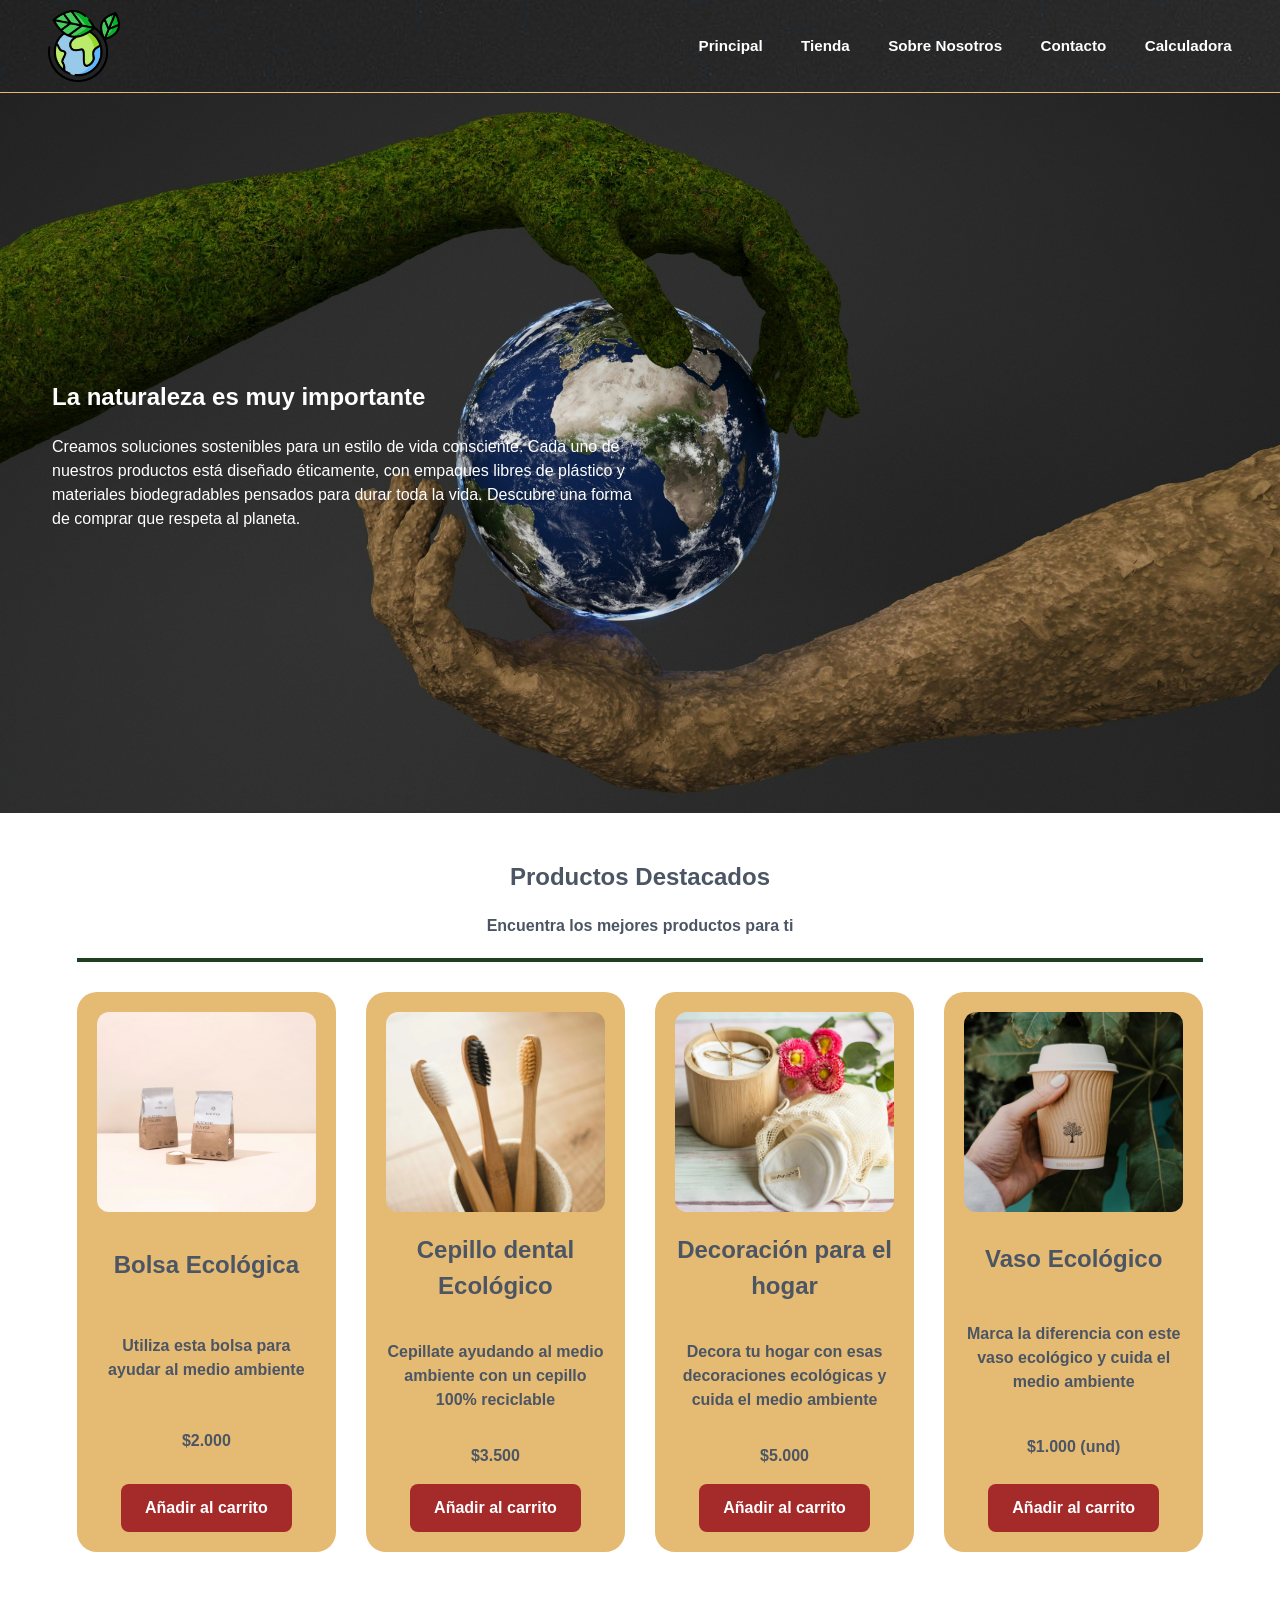
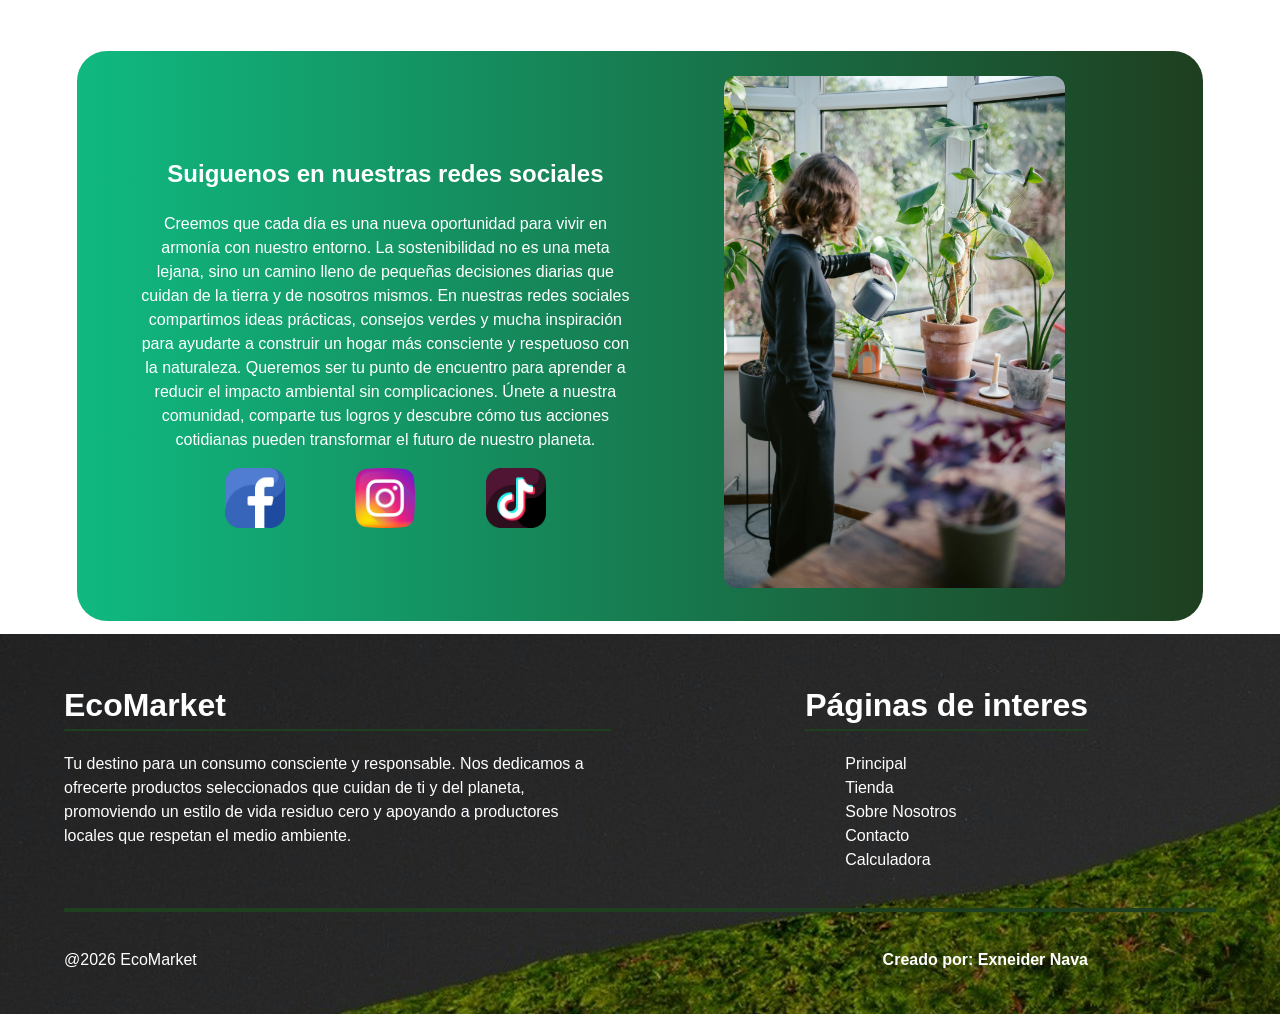
<file: index.html>
<!DOCTYPE html>
<html lang="es">

<head>
    <meta charset="UTF-8">
    <meta name="viewport" content="width=device-width, initial-scale=1.0">
    <title>EcoMarket</title>
    <link rel="icon" type="image/png" href="img/hero/el-planeta-tierra.png">
    <link rel="stylesheet" href="css/main.css">
    <link rel="stylesheet" href="css/layout.css">
    <link rel="stylesheet" href="css/components.css">
    <link rel="stylesheet" href="css/animations.css">
</head>

<body>
    <header>
        <div class="encabezado">
            <img class="icono-footer" src="img/hero/el-planeta-tierra.png" alt="icono-del-sitio">
            <nav>
                <ul>
                    <li><a href="#">Principal</a></li>
                    <li><a href="views/productos.html">Tienda</a></li>
                    <li><a href="views/sobre-nosotros.html">Sobre Nosotros</a></li>
                    <li><a href="views/contacto.html">Contacto</a></li>
                    <li><a href="views/calculadora.html">Calculadora</a></li>
                </ul>
            </nav>
        </div>
    </header>
    <main>
        <section class="hero">
            <div class="presentacion">
                <h1>La naturaleza es muy importante</h1>
                <p>Creamos soluciones sostenibles para un estilo de vida consciente. Cada uno de nuestros productos está
                    diseñado éticamente, con empaques libres de plástico y materiales biodegradables pensados para durar
                    toda la vida. Descubre una forma de comprar que respeta al planeta.</p>
            </div>
        </section>
        <section class="container-productos">
            <h1>Productos Destacados</h1>
            <p>Encuentra los mejores productos para ti</p>
            <hr>
            <div class="zona-productos">
                <div class="contenedor-productos">
                    <img src="img/products/bolsa.webp" alt="Imagen Producto">
                    <h2>Bolsa Ecológica</h2>
                    <p>Utiliza esta bolsa para ayudar al medio ambiente</p>
                    <p><strong>$2.000</strong></p>
                    <a href="views/carrito.html" class="boton-producto">Añadir al carrito</a>
                </div>
                <div class="contenedor-productos">
                    <img src="img/products/cepillo.webp" alt="Imagen Producto">
                    <h2>Cepillo dental Ecológico</h2>
                    <p>Cepillate ayudando al medio ambiente con un cepillo 100% reciclable</p>
                    <p><strong>$3.500</strong></p>
                    <a href="views/carrito.html" class="boton-producto">Añadir al carrito</a>
                </div>
                <div class="contenedor-productos">
                    <img src="img/products/vasito.webp" alt="Imagen Producto">
                    <h2>Decoración para el hogar</h2>
                    <p>Decora tu hogar con esas decoraciones ecológicas y cuida el medio ambiente</p>
                    <p><strong>$5.000</strong></p>
                    <a href="views/carrito.html" class="boton-producto">Añadir al carrito</a>
                </div>
                <div class="contenedor-productos">
                    <img src="img/products/vaso.webp" alt="Imagen Producto">
                    <h2>Vaso Ecológico</h2>
                    <p>Marca la diferencia con este vaso ecológico y cuida el medio ambiente</p>
                    <p><strong>$1.000 (und)</strong></p>
                    <a href="views/carrito.html" class="boton-producto">Añadir al carrito</a>
                </div>
            </div>
        </section>
        <section class="informacion-sitio">
            <div class="contenido-informativo">
                <div class="informacion">
                    <h1>Suiguenos en nuestras redes sociales</h1>
                    <p>Creemos que cada día es una nueva oportunidad para vivir en armonía con nuestro entorno. La
                        sostenibilidad no es una meta lejana, sino un camino lleno de pequeñas decisiones diarias que
                        cuidan de la tierra y de nosotros mismos. En nuestras redes sociales compartimos ideas
                        prácticas, consejos verdes y mucha inspiración para ayudarte a construir un hogar más consciente
                        y respetuoso con la naturaleza. Queremos ser tu punto de encuentro para aprender a reducir el
                        impacto ambiental sin complicaciones. Únete a nuestra comunidad, comparte tus logros y descubre
                        cómo tus acciones cotidianas pueden transformar el futuro de nuestro planeta.</p>
                    <div class="iconos">
                        <div class="facebook">
                            <a href="https://www.facebook.com/comunidadeco/?locale=es_LA" target="_blank">
                                <img src="img/icons/facebook.webp" alt="icono de facebook">
                            </a>
                        </div>
                        <div class="instagram">
                            <a href="https://www.instagram.com/ecologistas/?hl=es" target="_blank">
                                <img src="img/icons/instagram.webp" alt="icono de instagram">
                            </a>
                        </div>
                        <div class="tiktok">
                            <a href="https://www.tiktok.com/tag/ecol%C3%B3gico" target="_blank">
                                <img src="img/icons/tik-tok.webp" alt="icono de tiktok">
                            </a>
                        </div>
                    </div>
                </div>
                <div class="imagen">
                    <img src="img/background/regando-plantas.webp" alt="imagen lateral">
                </div>
            </div>
        </section>
    </main>
    <footer>
        <div class="footer-content">
            <div class="footer-contexto">
                <h1>EcoMarket</h1>
                <p>Tu destino para un consumo consciente y responsable. Nos dedicamos a ofrecerte productos
                    seleccionados que cuidan de ti y del planeta, promoviendo un estilo de vida residuo cero y apoyando
                    a productores locales que respetan el medio ambiente.
                </p>
            </div>
            <div class="footer-menu">
                <h1>Páginas de interes</h1>
                <ul>
                    <li><a href="#">Principal</a></li>
                    <li><a href="views/productos.html">Tienda</a></li>
                    <li><a href="views/sobre-nosotros.html">Sobre Nosotros</a></li>
                    <li><a href="views/contacto.html">Contacto</a></li>
                    <li><a href="views/calculadora.html">Calculadora</a></li>
                </ul>
            </div>
        </div>
        <hr>
        <div class="final">
            <p>@2026 EcoMarket</p>
            <p class="firma"><strong>Creado por: Exneider Nava</strong></p>
        </div>
    </footer>

</body>



</html>
</file>
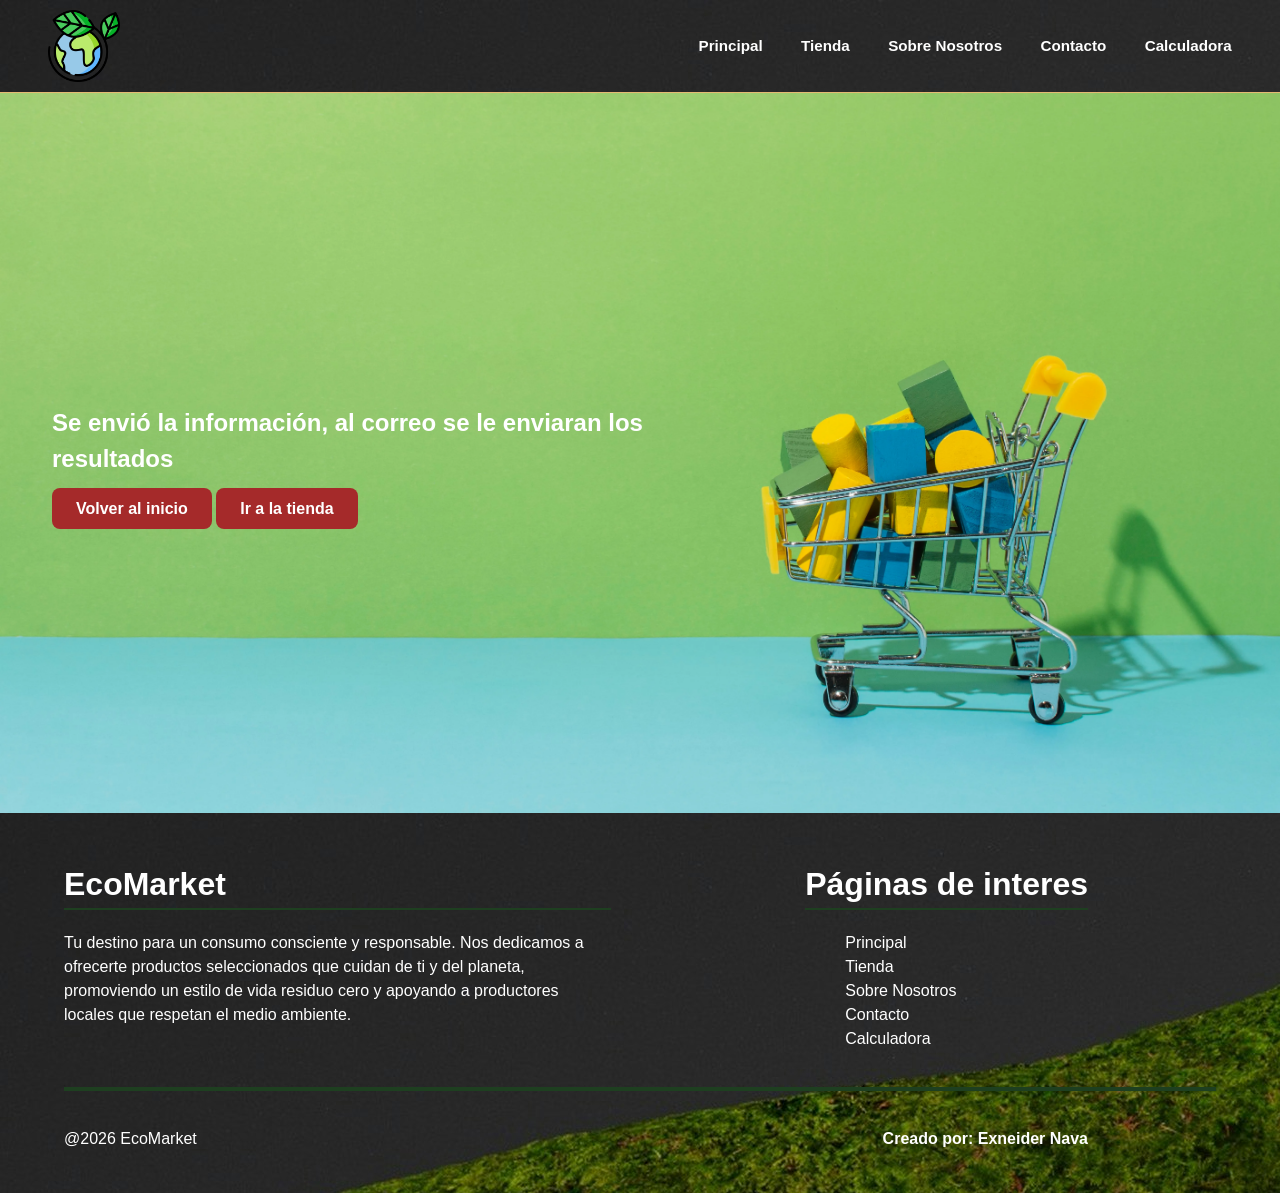
<file: views/calculadora-exito.html>
<!DOCTYPE html>
<html lang="es">

<head>
    <meta charset="UTF-8">
    <meta name="viewport" content="width=device-width, initial-scale=1.0">
    <title>EcoMarket</title>
    <link rel="icon" type="image/png" href="../img/hero/el-planeta-tierra.png">
    <link rel="stylesheet" href="../css/main.css">
    <link rel="stylesheet" href="../css/layout.css">
    <link rel="stylesheet" href="../css/components.css">
</head>

<body>
    <header>
        <div class="encabezado">
            <img class="icono-footer" src="../img/hero/el-planeta-tierra.png" alt="icono-del-sitio">
            <nav>
                <ul>
                    <li><a href="../index.html">Principal</a></li>
                    <li><a href="productos.html">Tienda</a></li>
                    <li><a href="sobre-nosotros.html">Sobre Nosotros</a></li>
                    <li><a href="#">Contacto</a></li>
                    <li><a href="calculadora.html">Calculadora</a></li>
                </ul>
            </nav>
        </div>
    </header>
    <main>
        <section class="hero-carrito">
            <div class="presentacion">
                <h1>Se envió la información, al correo se le enviaran los resultados</h1>
                <a class="boton-producto" href="../index.html">Volver al inicio</a>
                <a class="boton-producto" href="productos.html">Ir a la tienda</a>
            </div>
        </section>
    </main>
    <footer>
        <div class="footer-content">
            <div class="footer-contexto">
                <h1>EcoMarket</h1>
                <p>Tu destino para un consumo consciente y responsable. Nos dedicamos a ofrecerte productos
                    seleccionados que cuidan de ti y del planeta, promoviendo un estilo de vida residuo cero y apoyando
                    a productores locales que respetan el medio ambiente.
                </p>
            </div>
            <div class="footer-menu">
                <h1>Páginas de interes</h1>
                <ul>
                    <li><a href="../index.html">Principal</a></li>
                    <li><a href="productos.html">Tienda</a></li>
                    <li><a href="sobre-nosotros.html">Sobre Nosotros</a></li>
                    <li><a href="#">Contacto</a></li>
                    <li><a href="calculadora.html">Calculadora</a></li>
                </ul>
            </div>
        </div>
        <hr>
        <div class="final">
            <p>@2026 EcoMarket</p>
            <p class="firma"><strong>Creado por: Exneider Nava</strong></p>
        </div>
    </footer>

</body>



</html>
</file>
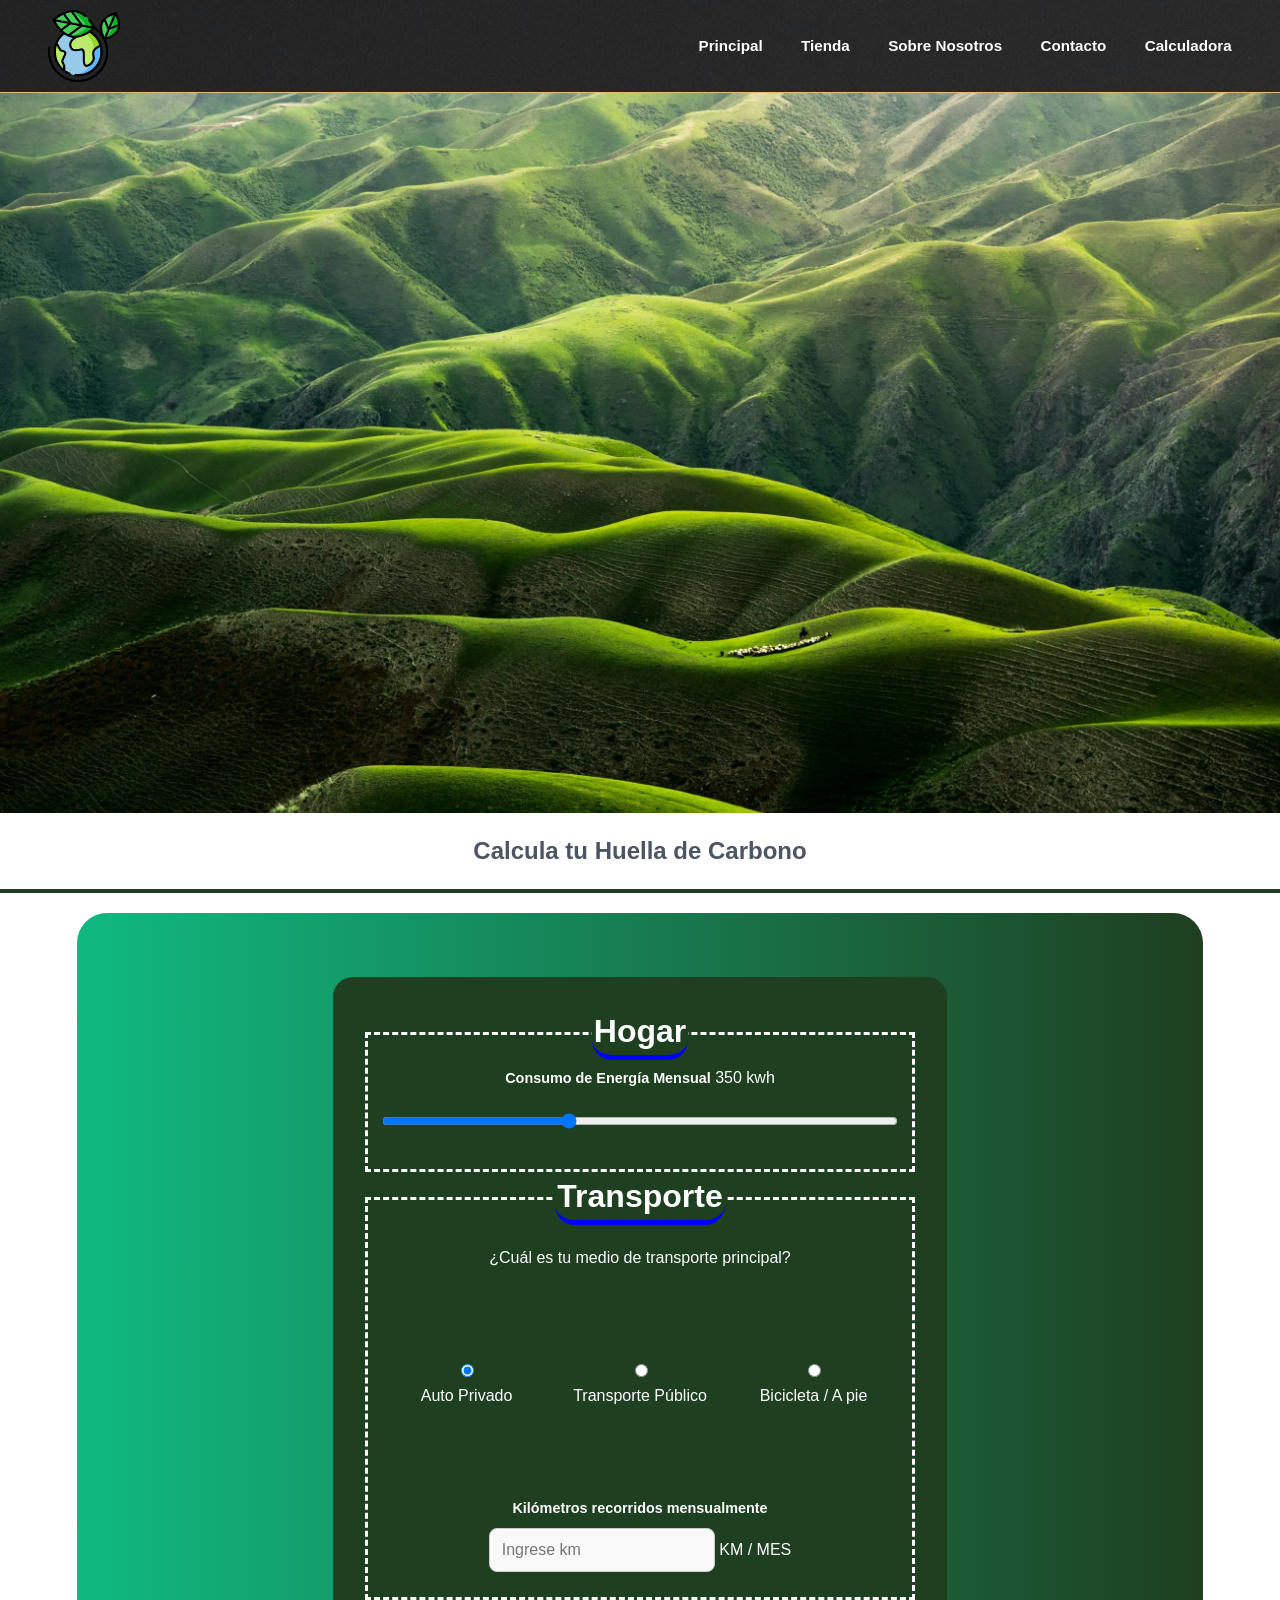
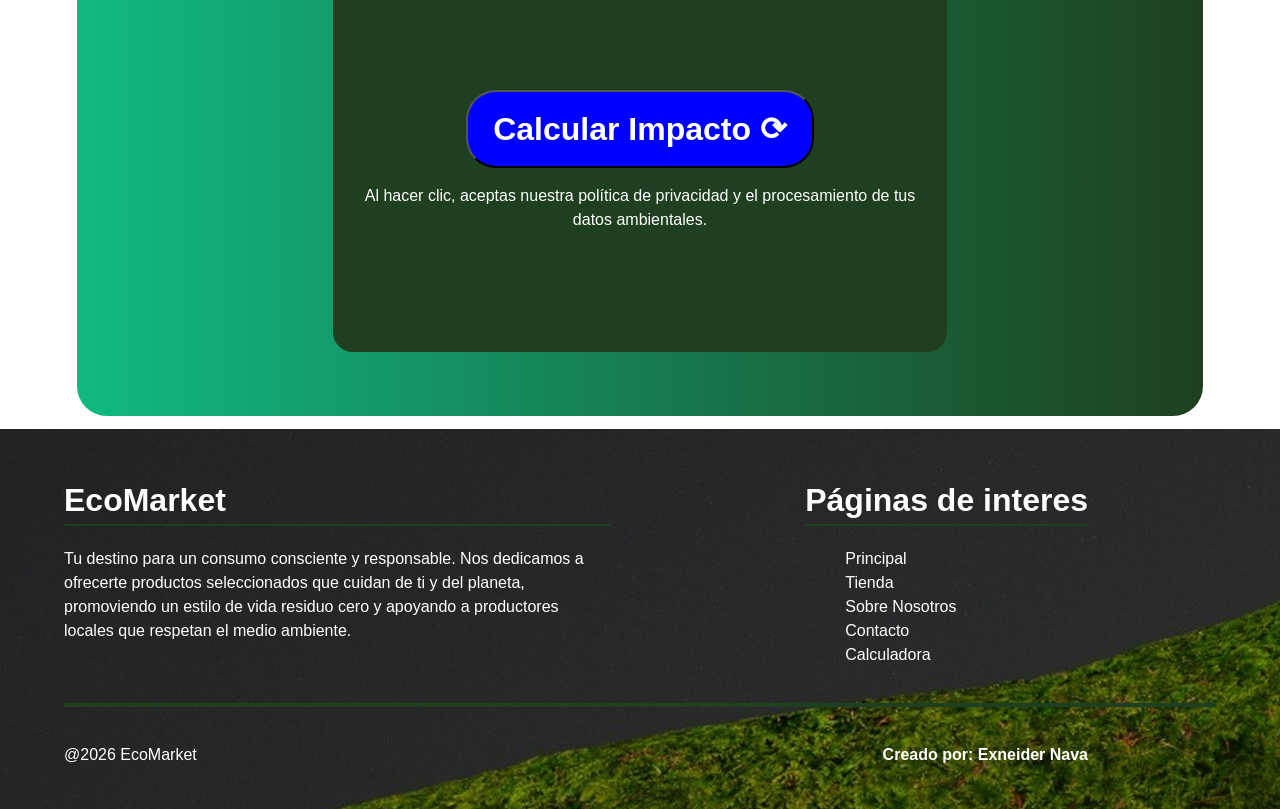
<file: views/calculadora.html>
<!DOCTYPE html>
<html lang="es">

<head>
    <meta charset="UTF-8">
    <meta name="viewport" content="width=device-width, initial-scale=1.0">
    <title>EcoMarket</title>
    <link rel="icon" type="image/png" href="../img/hero/el-planeta-tierra.png">
    <link rel="stylesheet" href="../css/main.css">
    <link rel="stylesheet" href="../css/layout.css">
    <link rel="stylesheet" href="../css/components.css">
    <link rel="stylesheet" href="../css/animations.css">
</head>

<body>
    <header>
        <div class="encabezado">
            <img class="icono-footer" src="../img/hero/el-planeta-tierra.png" alt="icono-del-sitio">
            <nav>
                <ul>
                    <li><a href="../index.html">Principal</a></li>
                    <li><a href="productos.html">Tienda</a></li>
                    <li><a href="sobre-nosotros.html">Sobre Nosotros</a></li>
                    <li><a href="contacto.html">Contacto</a></li>
                    <li><a href="#">Calculadora</a></li>
                </ul>
            </nav>
        </div>
    </header>
    <main>
        <section class="hero-calculadora">
            <div class="presentacion">
            </div>
        </section>
        <section class="informacion-sitio">
            <h1>Calcula tu Huella de Carbono</h1>
            <hr>
            <div class="contenido-calculadora">
                <section class="formulario-contacto">
                    <form action="calculadora-exito.html">
                        <fieldset class="seccion-formulario">
                            <legend>Hogar</legend>

                            <div class="grupo-campo">
                                <div class="encabezado-campo">
                                    <label for="consumo-energia">Consumo de Energía Mensual</label>
                                    <span class="valor-dinamico">
                                        <output for="consumo-energia" id="valor-energia">350</output> kwh
                                    </span>
                                </div>
                                <input type="range" id="consumo-energia" name="consumo_energia" min="0" max="1000"
                                    value="350" oninput="document.getElementById('valor-energia').value = this.value">
                            </div>
                        </fieldset>
                        <fieldset class="seccion-formulario">
                            <legend>Transporte</legend>

                            <p class="pregunta-seccion">¿Cuál es tu medio de transporte principal?</p>

                            <div class="opciones-transporte">
                                <label class="tarjeta-opcion">
                                    <input type="radio" name="medio_transporte" value="auto_privado" checked>
                                    <div class="contenido-opcion">
                                        <span>Auto Privado</span>
                                    </div>
                                </label>

                                <label class="tarjeta-opcion">
                                    <input type="radio" name="medio_transporte" value="transporte_publico">
                                    <div class="contenido-opcion">
                                        <span>Transporte Público</span>
                                    </div>
                                </label>

                                <label class="tarjeta-opcion">
                                    <input type="radio" name="medio_transporte" value="bicicleta_pie">
                                    <div class="contenido-opcion">
                                        <span>Bicicleta / A pie</span>
                                    </div>
                                </label>
                            </div>

                            <div class="grupo-campo">
                                <label>Kilómetros recorridos mensualmente</label>
                                <div class="entrada-unidad">
                                    <input type="number" id="kilometros" name="kilometros_mensuales"
                                        placeholder="Ingrese km">
                                    <span class="unidad">KM / MES</span>
                                </div>
                            </div>
                        </fieldset>

                        <div class="acciones-formulario">
                            <button type="submit" class="boton-calcular">Calcular Impacto <span>⟳</span></button>
                            <p class="texto-legal">
                                Al hacer clic, aceptas nuestra política de privacidad y el procesamiento de tus datos
                                ambientales.
                            </p>
                        </div>
                    </form>

                </section>
            </div>
        </section>
    </main>
    <footer>
        <div class="footer-content">
            <div class="footer-contexto">
                <h1>EcoMarket</h1>
                <p>Tu destino para un consumo consciente y responsable. Nos dedicamos a ofrecerte productos
                    seleccionados que cuidan de ti y del planeta, promoviendo un estilo de vida residuo cero y apoyando
                    a productores locales que respetan el medio ambiente.
                </p>
            </div>
            <div class="footer-menu">
                <h1>Páginas de interes</h1>
                <ul>
                    <li><a href="../index.html">Principal</a></li>
                    <li><a href="productos.html">Tienda</a></li>
                    <li><a href="sobre-nosotros.html">Sobre Nosotros</a></li>
                    <li><a href="contacto.html">Contacto</a></li>
                    <li><a href="#">Calculadora</a></li>
                </ul>
            </div>
        </div>
        <hr>
        <div class="final">
            <p>@2026 EcoMarket</p>
            <p class="firma"><strong>Creado por: Exneider Nava</strong></p>
        </div>
    </footer>

</body>



</html>
</file>
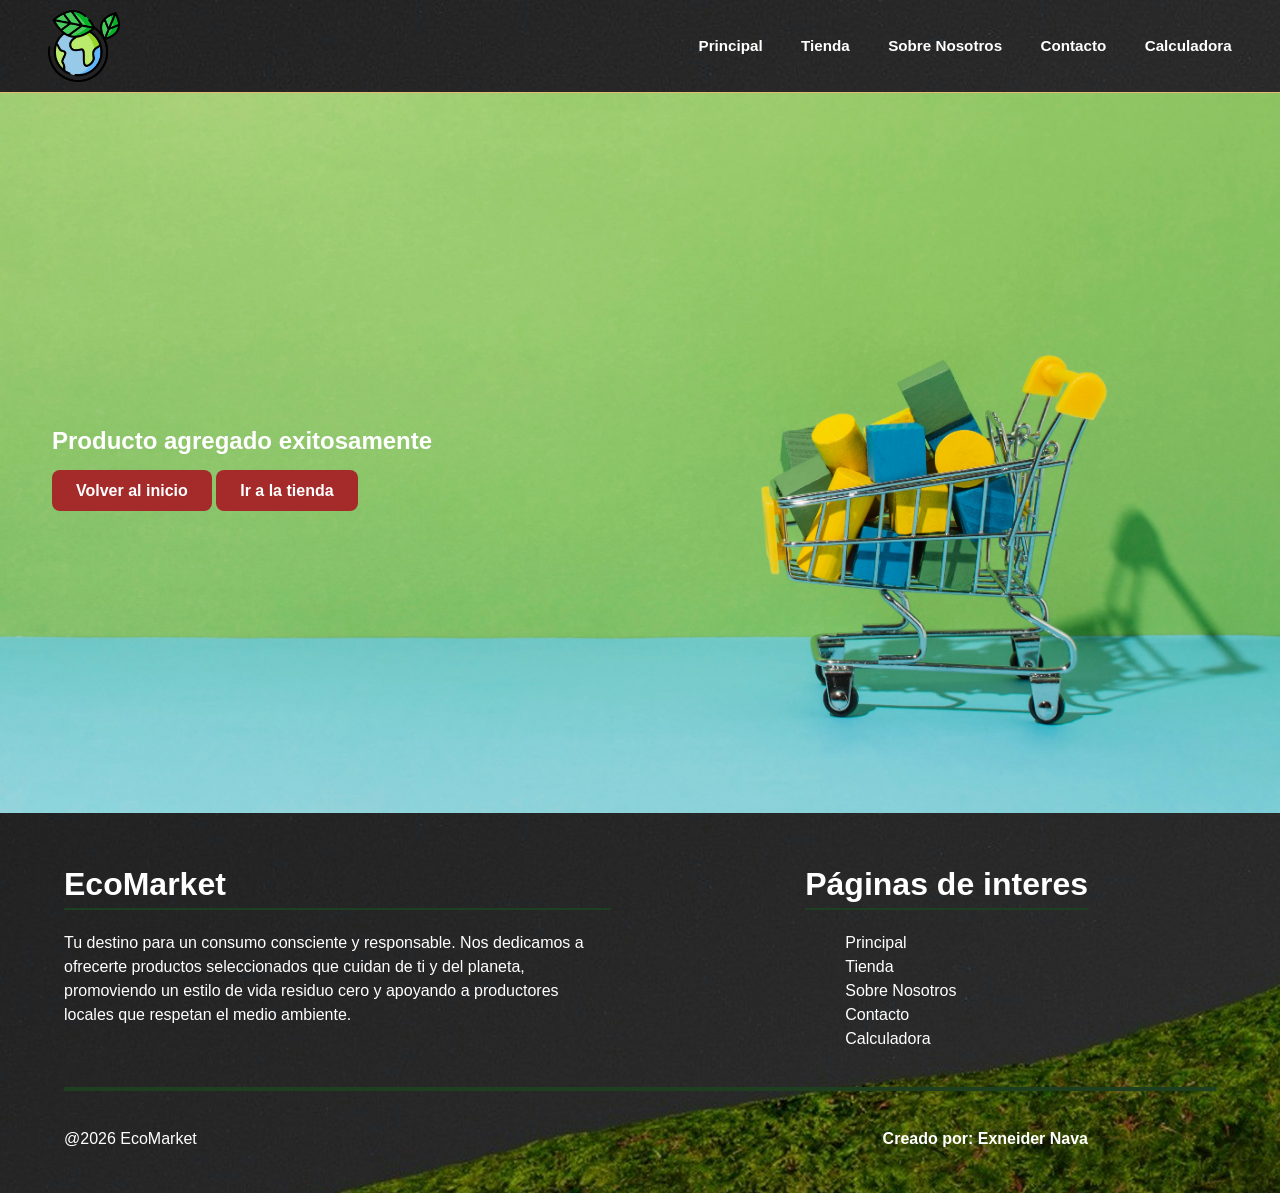
<file: views/carrito.html>
<!DOCTYPE html>
<html lang="es">

<head>
    <meta charset="UTF-8">
    <meta name="viewport" content="width=device-width, initial-scale=1.0">
    <title>EcoMarket</title>
    <link rel="icon" type="image/png" href="../img/hero/el-planeta-tierra.png">
    <link rel="stylesheet" href="../css/main.css">
    <link rel="stylesheet" href="../css/layout.css">
    <link rel="stylesheet" href="../css/components.css">
</head>

<body>
    <header>
        <div class="encabezado">
            <img class="icono-footer" src="../img/hero/el-planeta-tierra.png" alt="icono-del-sitio">
            <nav>
                <ul>
                    <li><a href="../index.html">Principal</a></li>
                    <li><a href="productos.html">Tienda</a></li>
                    <li><a href="sobre-nosotros.html">Sobre Nosotros</a></li>
                    <li><a href="#">Contacto</a></li>
                    <li><a href="calculadora.html">Calculadora</a></li>
                </ul>
            </nav>
        </div>
    </header>
    <main>
        <section class="hero-carrito">
            <div class="presentacion">
                <h1>Producto agregado exitosamente</h1>
                <a class="boton-producto" href="../index.html">Volver al inicio</a>
                <a class="boton-producto" href="productos.html">Ir a la tienda</a>
            </div>
        </section>
    </main>
    <footer>
        <div class="footer-content">
            <div class="footer-contexto">
                <h1>EcoMarket</h1>
                <p>Tu destino para un consumo consciente y responsable. Nos dedicamos a ofrecerte productos
                    seleccionados que cuidan de ti y del planeta, promoviendo un estilo de vida residuo cero y apoyando
                    a productores locales que respetan el medio ambiente.
                </p>
            </div>
            <div class="footer-menu">
                <h1>Páginas de interes</h1>
                <ul>
                    <li><a href="../index.html">Principal</a></li>
                    <li><a href="productos.html">Tienda</a></li>
                    <li><a href="sobre-nosotros.html">Sobre Nosotros</a></li>
                    <li><a href="#">Contacto</a></li>
                    <li><a href="calculadora.html">Calculadora</a></li>
                </ul>
            </div>
        </div>
        <hr>
        <div class="final">
            <p>@2026 EcoMarket</p>
            <p class="firma"><strong>Creado por: Exneider Nava</strong></p>
        </div>
    </footer>

</body>



</html>
</file>
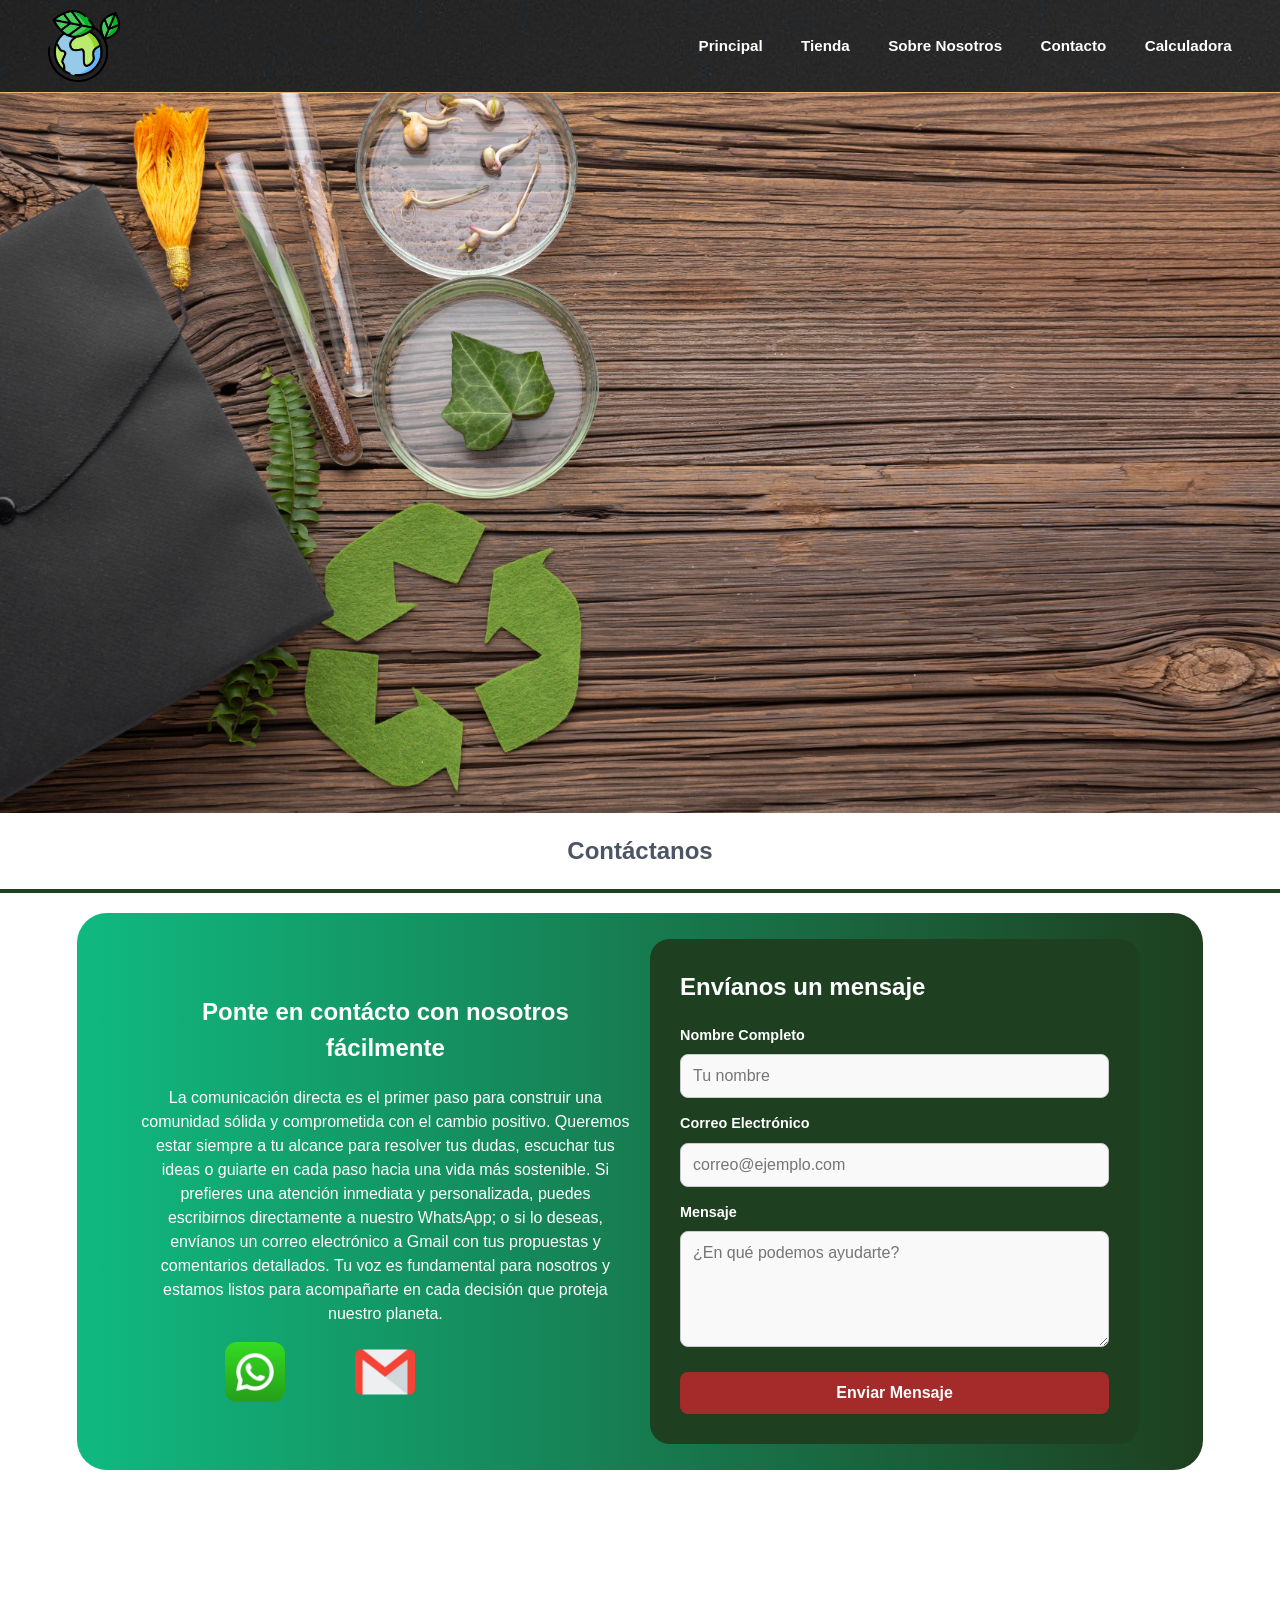
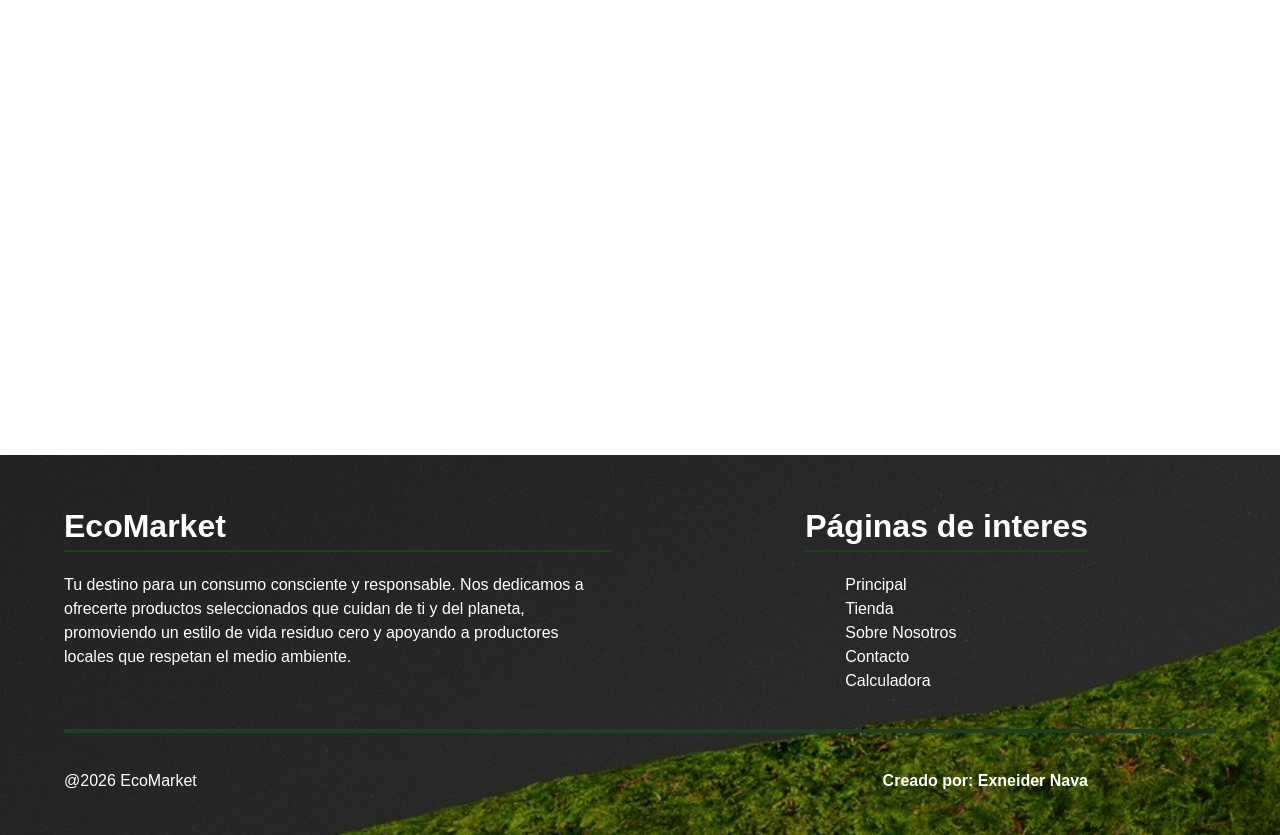
<file: views/contacto.html>
<!DOCTYPE html>
<html lang="es">

<head>
    <meta charset="UTF-8">
    <meta name="viewport" content="width=device-width, initial-scale=1.0">
    <title>EcoMarket</title>
    <link rel="icon" type="image/png" href="../img/hero/el-planeta-tierra.png">
    <link rel="stylesheet" href="../css/main.css">
    <link rel="stylesheet" href="../css/layout.css">
    <link rel="stylesheet" href="../css/components.css">
</head>

<body>
    <header>
        <div class="encabezado">
            <img class="icono-footer" src="../img/hero/el-planeta-tierra.png" alt="icono-del-sitio">
            <nav>
                <ul>
                    <li><a href="../index.html">Principal</a></li>
                    <li><a href="productos.html">Tienda</a></li>
                    <li><a href="sobre-nosotros.html">Sobre Nosotros</a></li>
                    <li><a href="#">Contacto</a></li>
                    <li><a href="calculadora.html">Calculadora</a></li>
                </ul>
            </nav>
        </div>
    </header>
    <main>
        <section class="hero-contacto">
            <div class="presentacion">
            </div>
        </section>
        <section class="informacion-sitio">
            <h1>Contáctanos</h1>
            <hr>
            <div class="contenido-informativo">
                <div class="informacion">
                    <h1>Ponte en contácto con nosotros fácilmente</h1>
                    <p>La comunicación directa es el primer paso para construir una comunidad sólida y comprometida con
                        el cambio positivo. Queremos estar siempre a tu alcance para resolver tus dudas, escuchar tus
                        ideas o guiarte en cada paso hacia una vida más sostenible. Si prefieres una atención inmediata
                        y personalizada, puedes escribirnos directamente a nuestro WhatsApp; o si lo deseas, envíanos un
                        correo electrónico a Gmail con tus propuestas y comentarios detallados. Tu voz es fundamental
                        para nosotros y estamos listos para acompañarte en cada decisión que proteja nuestro planeta.
                    </p>
                    <div class="iconos">
                        <div class="whatsapp">
                            <a href="https://wa.me/573167221636" target="_blank">
                                <img src="../img/icons/whatsapp.webp" alt="icono de whatsapp">
                            </a>
                        </div>
                        <div class="gmail">
                            <a href="mailto:exneidernava9@gmail.com" target="_blank">
                                <img src="../img/icons/gmail.webp" alt="icono de gmail">
                            </a>
                        </div>
                    </div>
                </div>
                <section class="formulario-contacto">
                    <h2>Envíanos un mensaje</h2>
                    <form action="formulario.html" method="POST">
                        <div class="grupo-campo">
                            <label for="nombre">Nombre Completo</label>
                            <input type="text" id="nombre" name="nombre" placeholder="Tu nombre" required>
                        </div>

                        <div class="grupo-campo">
                            <label for="correo">Correo Electrónico</label>
                            <input type="email" id="correo" name="correo" placeholder="correo@ejemplo.com" required>
                        </div>

                        <div class="grupo-campo">
                            <label for="mensaje">Mensaje</label>
                            <textarea id="mensaje" name="mensaje" rows="5" placeholder="¿En qué podemos ayudarte?"
                                required></textarea>
                        </div>

                        <button type="submit" class="boton-producto">Enviar Mensaje</button>
                    </form>
                </section>
            </div>
        </section>

        <section class="mapa">

            <iframe
                src="https://www.google.com/maps/embed?pb=!1m16!1m12!1m3!1d3799.9486251890653!2d-72.52680714097787!3d7.917487439760452!2m3!1f0!2f0!3f0!3m2!1i1024!2i768!4f13.1!2m1!1sav%203%20%234-50%20motilones!5e0!3m2!1ses!2sco!4v1780245660532!5m2!1ses!2sco"
                width="600" height="450" style="border:0;" allowfullscreen="" loading="lazy"
                referrerpolicy="no-referrer-when-downgrade"></iframe>

        </section>
    </main>
    <footer>
        <div class="footer-content">
            <div class="footer-contexto">
                <h1>EcoMarket</h1>
                <p>Tu destino para un consumo consciente y responsable. Nos dedicamos a ofrecerte productos
                    seleccionados que cuidan de ti y del planeta, promoviendo un estilo de vida residuo cero y apoyando
                    a productores locales que respetan el medio ambiente.
                </p>
            </div>
            <div class="footer-menu">
                <h1>Páginas de interes</h1>
                <ul>
                    <li><a href="../index.html">Principal</a></li>
                    <li><a href="productos.html">Tienda</a></li>
                    <li><a href="sobre-nosotros.html">Sobre Nosotros</a></li>
                    <li><a href="#">Contacto</a></li>
                    <li><a href="calculadora.html">Calculadora</a></li>
                </ul>
            </div>
        </div>
        <hr>
        <div class="final">
            <p>@2026 EcoMarket</p>
            <p class="firma"><strong>Creado por: Exneider Nava</strong></p>
        </div>
    </footer>

</body>



</html>
</file>
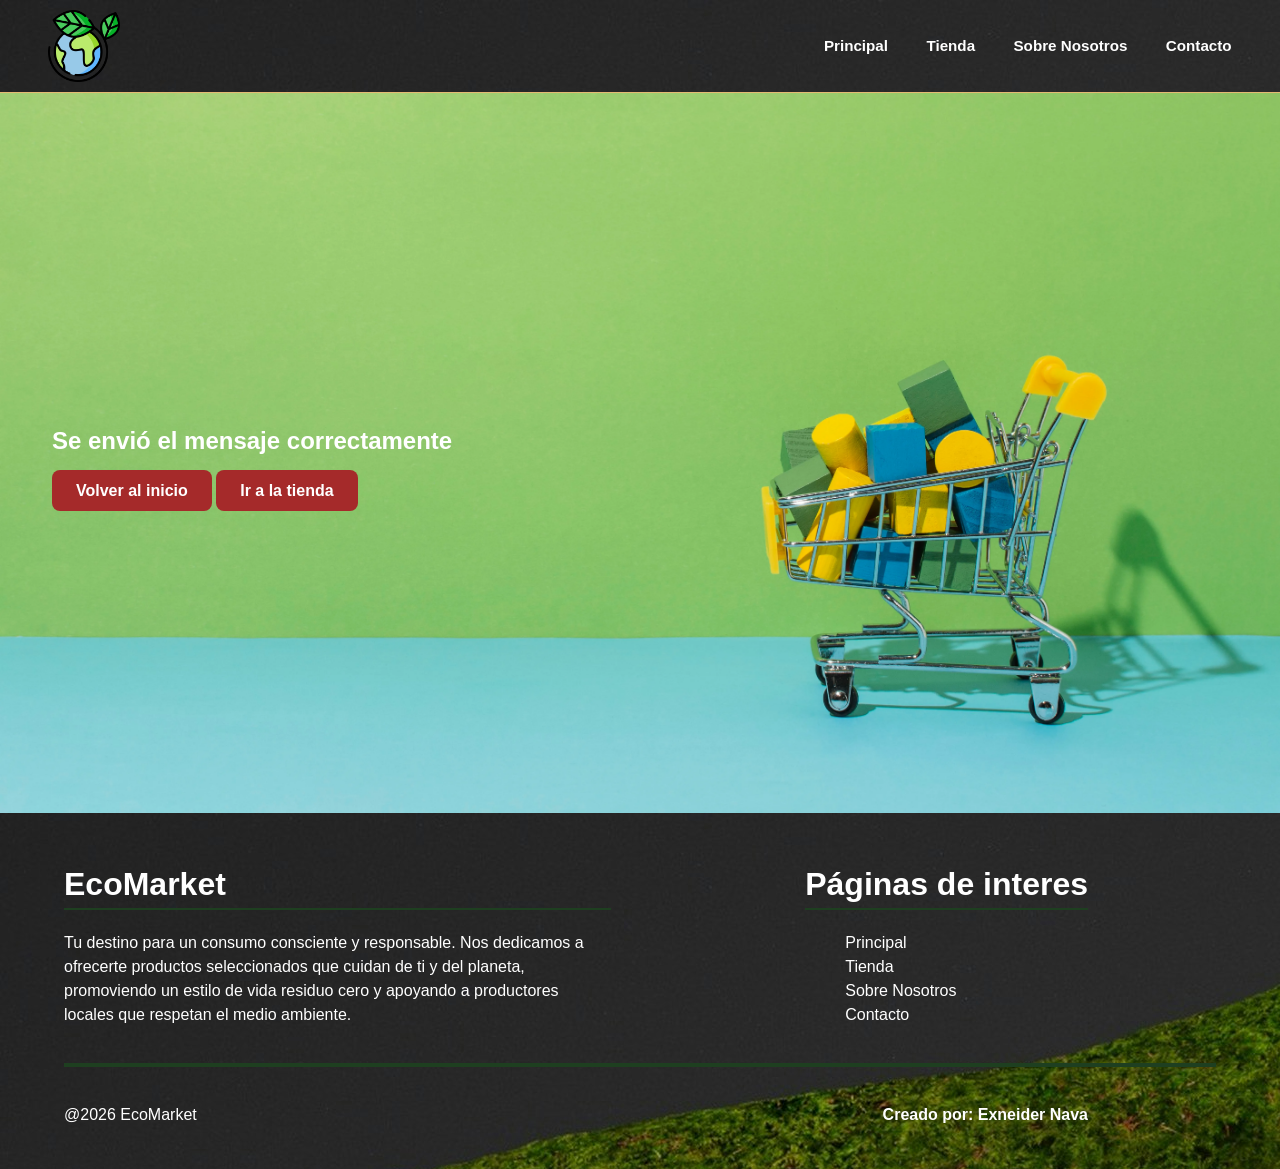
<file: views/formulario.html>
<!DOCTYPE html>
<html lang="es">

<head>
    <meta charset="UTF-8">
    <meta name="viewport" content="width=device-width, initial-scale=1.0">
    <title>EcoMarket</title>
    <link rel="icon" type="image/png" href="../img/hero/el-planeta-tierra.png">
    <link rel="stylesheet" href="../css/main.css">
    <link rel="stylesheet" href="../css/layout.css">
    <link rel="stylesheet" href="../css/components.css">
</head>

<body>
    <header>
        <div class="encabezado">
            <img class="icono-footer" src="../img/hero/el-planeta-tierra.png" alt="icono-del-sitio">
            <nav>
                <ul>
                    <li><a href="../index.html">Principal</a></li>
                    <li><a href="productos.html">Tienda</a></li>
                    <li><a href="sobre-nosotros.html">Sobre Nosotros</a></li>
                    <li><a href="#">Contacto</a></li>
                </ul>
            </nav>
        </div>
    </header>
    <main>
        <section class="hero-carrito">
            <div class="presentacion">
                <h1>Se envió el mensaje correctamente</h1>
                <a class="boton-producto" href="../index.html">Volver al inicio</a>
                <a class="boton-producto" href="productos.html">Ir a la tienda</a>
            </div>
        </section>
    </main>
    <footer>
        <div class="footer-content">
            <div class="footer-contexto">
                <h1>EcoMarket</h1>
                <p>Tu destino para un consumo consciente y responsable. Nos dedicamos a ofrecerte productos
                    seleccionados que cuidan de ti y del planeta, promoviendo un estilo de vida residuo cero y apoyando
                    a productores locales que respetan el medio ambiente.
                </p>
            </div>
            <div class="footer-menu">
                <h1>Páginas de interes</h1>
                <ul>
                    <li><a href="../index.html">Principal</a></li>
                    <li><a href="productos.html">Tienda</a></li>
                    <li><a href="sobre-nosotros.html">Sobre Nosotros</a></li>
                    <li><a href="#">Contacto</a></li>
                </ul>
            </div>
        </div>
        <hr>
        <div class="final">
            <p>@2026 EcoMarket</p>
            <p class="firma"><strong>Creado por: Exneider Nava</strong></p>
        </div>
    </footer>

</body>



</html>
</file>
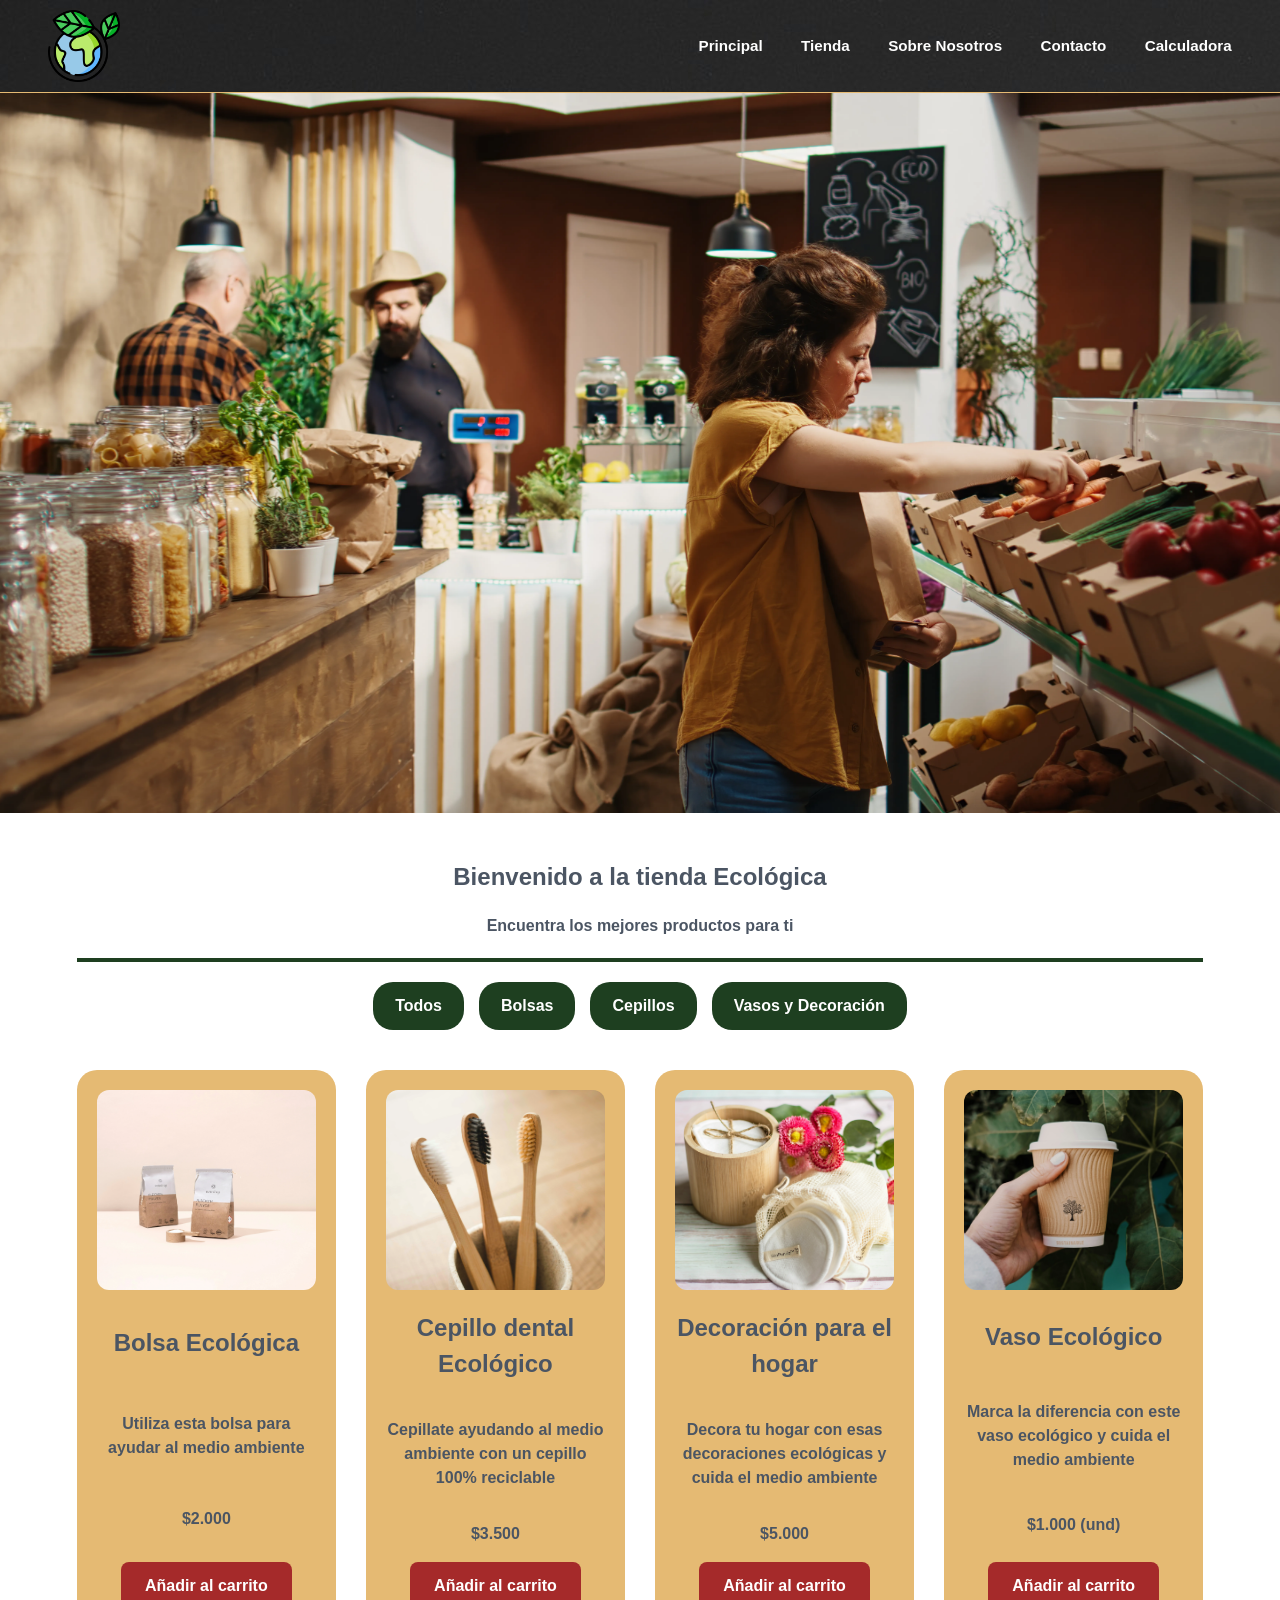
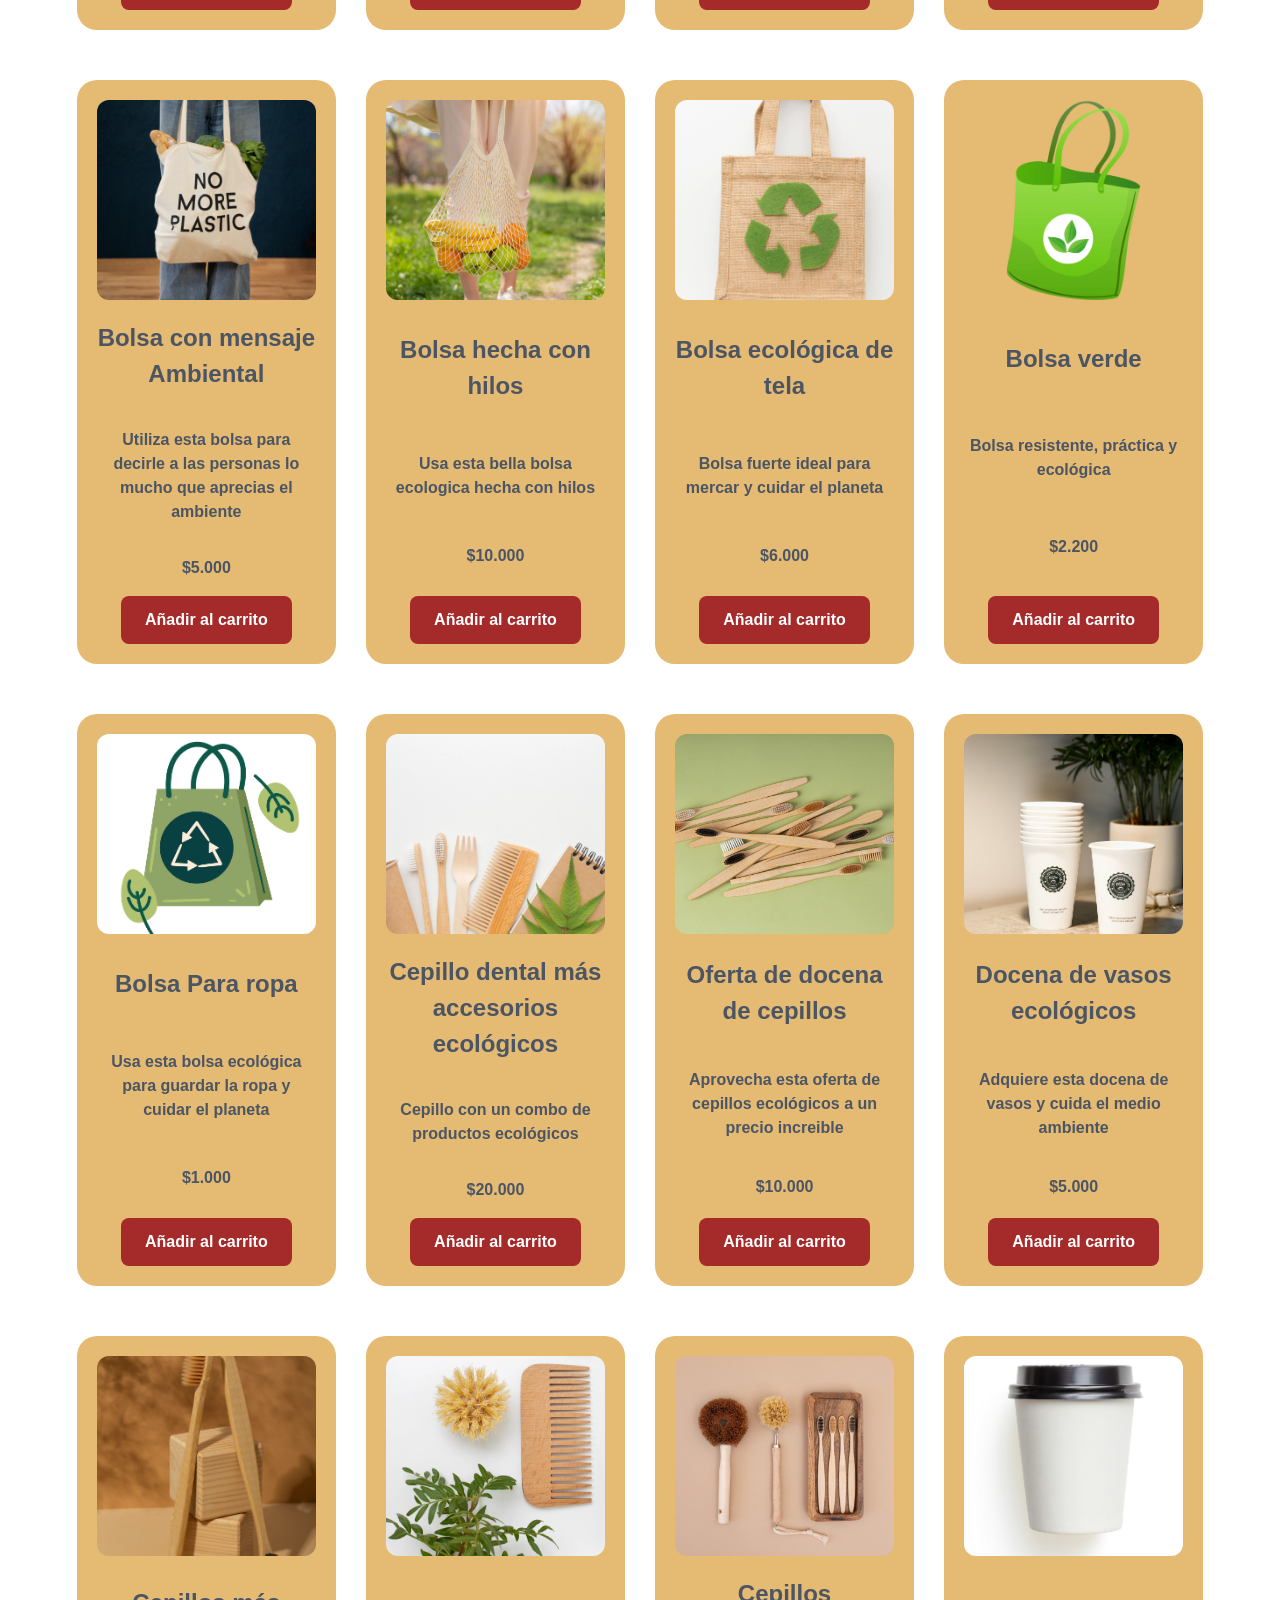
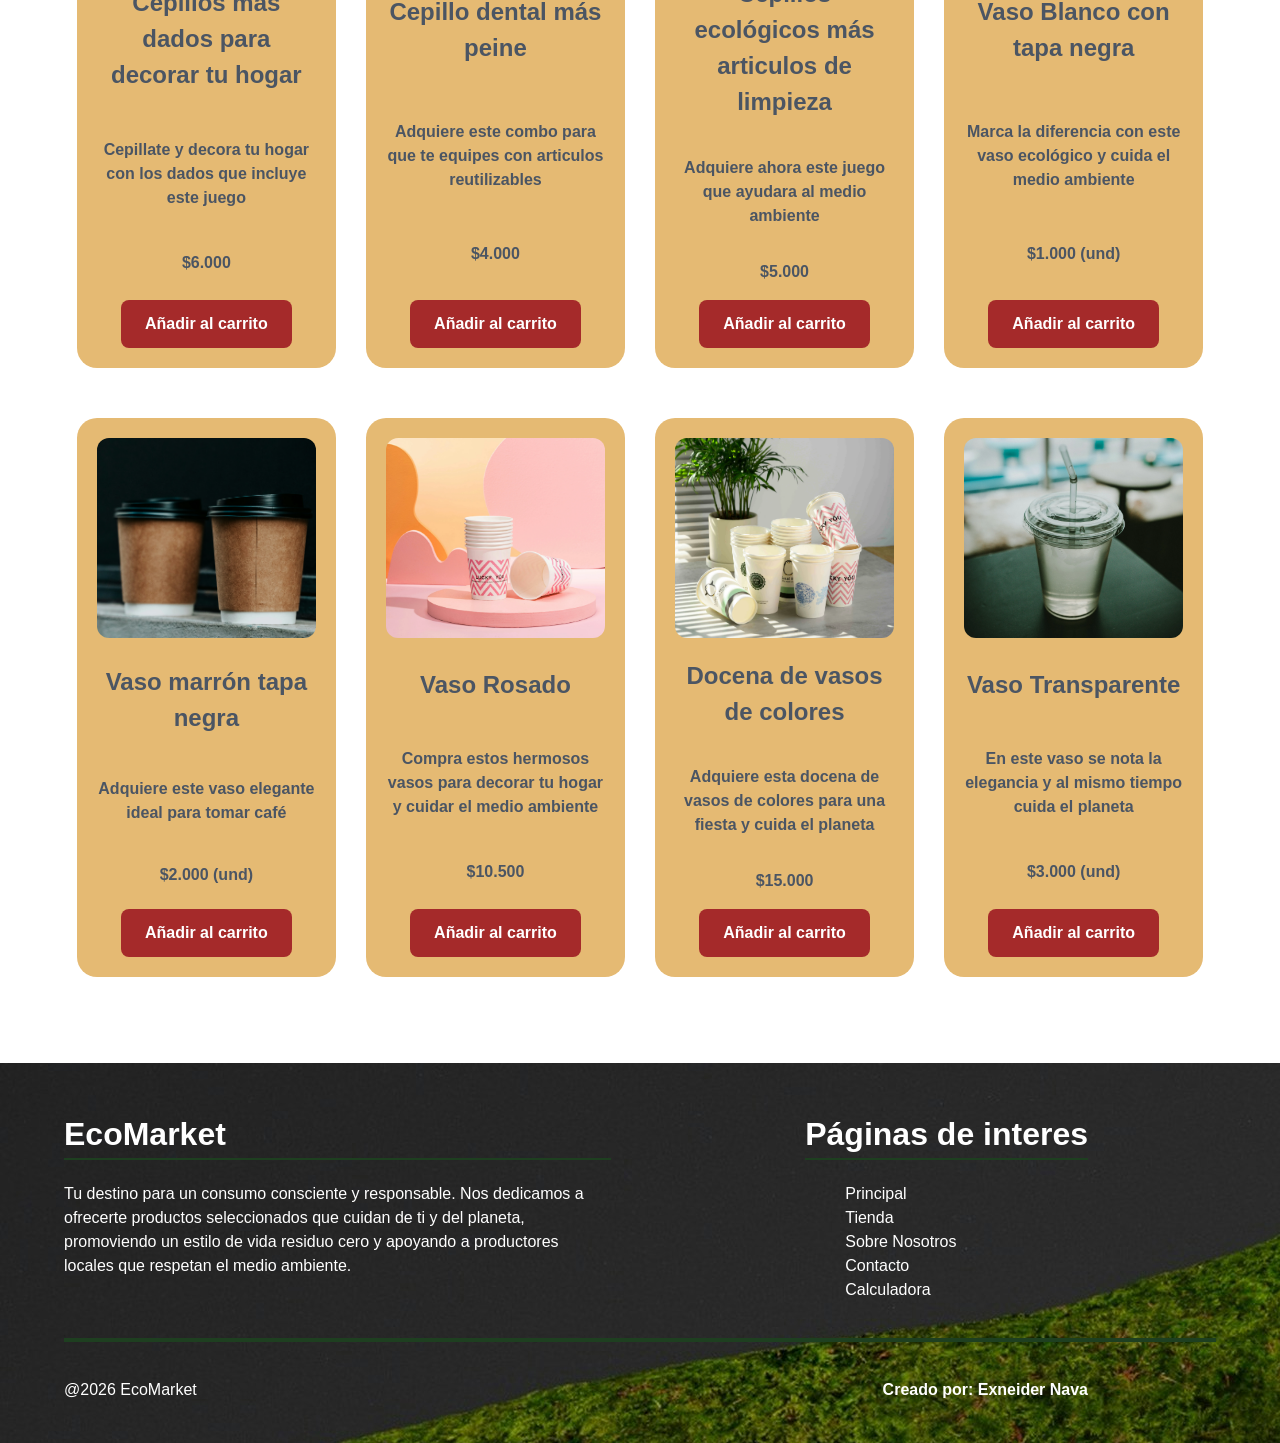
<file: views/productos.html>
<!DOCTYPE html>
<html lang="es">

<head>
    <meta charset="UTF-8">
    <meta name="viewport" content="width=device-width, initial-scale=1.0">
    <title>EcoMarket</title>
    <link rel="icon" type="image/png" href="../img/hero/el-planeta-tierra.png">
    <link rel="stylesheet" href="../css/main.css">
    <link rel="stylesheet" href="../css/layout.css">
    <link rel="stylesheet" href="../css/components.css">
    <link rel="stylesheet" href="../css/animations.css">
</head>

<body>
    <header>
        <div class="encabezado">
            <img class="icono-footer" src="../img/hero/el-planeta-tierra.png" alt="icono-del-sitio">
            <nav>
                <ul>
                    <li><a href="../index.html">Principal</a></li>
                    <li><a href="#">Tienda</a></li>
                    <li><a href="sobre-nosotros.html">Sobre Nosotros</a></li>
                    <li><a href="contacto.html">Contacto</a></li>
                    <li><a href="calculadora.html">Calculadora</a></li>
                </ul>
            </nav>
        </div>
    </header>
    <main>
        <section class="hero-tienda">

        </section>
        <section class="container-productos">
            <h1>Bienvenido a la tienda Ecológica</h1>
            <p>Encuentra los mejores productos para ti</p>
            <hr>
            <div class="filtros-categoria">
                <a href="#" class="btn-filtro">Todos</a>
                <a href="#categoria-bolsas" class="btn-filtro">Bolsas</a>
                <a href="#categoria-cepillos" class="btn-filtro">Cepillos</a>
                <a href="#categoria-vasos" class="btn-filtro">Vasos y Decoración</a>
            </div>
            <div id="categoria-bolsas"></div>
            <div id="categoria-cepillos"></div>
            <div id="categoria-vasos"></div>
            <div class="zona-productos" id="catalogo">
                <div class="contenedor-productos bolsas">
                    <img src="../img/products/bolsa.webp" alt="Imagen Producto">
                    <h2>Bolsa Ecológica</h2>
                    <p>Utiliza esta bolsa para ayudar al medio ambiente</p>
                    <p><strong>$2.000</strong></p>
                    <a href="../views/carrito.html" class="boton-producto">Añadir al carrito</a>
                </div>
                <div class="contenedor-productos cepillos">
                    <img src="../img/products/cepillo.webp" alt="Imagen Producto">
                    <h2>Cepillo dental Ecológico</h2>
                    <p>Cepillate ayudando al medio ambiente con un cepillo 100% reciclable</p>
                    <p><strong>$3.500</strong></p>
                    <a href="../views/carrito.html" class="boton-producto">Añadir al carrito</a>
                </div>
                <div class="contenedor-productos vasos">
                    <img src="../img/products/vasito.webp" alt="Imagen Producto">
                    <h2>Decoración para el hogar</h2>
                    <p>Decora tu hogar con esas decoraciones ecológicas y cuida el medio ambiente</p>
                    <p><strong>$5.000</strong></p>
                    <a href="../views/carrito.html" class="boton-producto">Añadir al carrito</a>
                </div>
                <div class="contenedor-productos vasos">
                    <img src="../img/products/vaso.webp" alt="Imagen Producto">
                    <h2>Vaso Ecológico</h2>
                    <p>Marca la diferencia con este vaso ecológico y cuida el medio ambiente</p>
                    <p><strong>$1.000 (und)</strong></p>
                    <a href="../views/carrito.html" class="boton-producto">Añadir al carrito</a>
                </div>
                <div class="contenedor-productos bolsas">
                    <img src="../img/products/bolsa-con-mensaje.webp" alt="Imagen Producto">
                    <h2>Bolsa con mensaje Ambiental</h2>
                    <p>Utiliza esta bolsa para decirle a las personas lo mucho que aprecias el ambiente</p>
                    <p><strong>$5.000</strong></p>
                    <a href="../views/carrito.html" class="boton-producto">Añadir al carrito</a>
                </div>
                <div class="contenedor-productos bolsas">
                    <img src="../img/products/bolsa-de-hilos.webp" alt="Imagen Producto">
                    <h2>Bolsa hecha con hilos</h2>
                    <p>Usa esta bella bolsa ecologica hecha con hilos</p>
                    <p><strong>$10.000</strong></p>
                    <a href="../views/carrito.html" class="boton-producto">Añadir al carrito</a>
                </div>
                <div class="contenedor-productos bolsas">
                    <img src="../img/products/bolsa-ecologica-tela.webp" alt="Imagen Producto">
                    <h2>Bolsa ecológica de tela</h2>
                    <p>Bolsa fuerte ideal para mercar y cuidar el planeta</p>
                    <p><strong>$6.000</strong></p>
                    <a href="../views/carrito.html" class="boton-producto">Añadir al carrito</a>
                </div>
                <div class="contenedor-productos bolsas">
                    <img src="../img/products/bolsa-ecologica-verde.webp" alt="Imagen Producto">
                    <h2>Bolsa verde</h2>
                    <p>Bolsa resistente, práctica y ecológica</p>
                    <p><strong>$2.200</strong></p>
                    <a href="../views/carrito.html" class="boton-producto">Añadir al carrito</a>
                </div>
                <div class="contenedor-productos bolsas">
                    <img src="../img/products/bolsa-simbolo-reciclable.webp" alt="Imagen Producto">
                    <h2>Bolsa Para ropa</h2>
                    <p>Usa esta bolsa ecológica para guardar la ropa y cuidar el planeta</p>
                    <p><strong>$1.000</strong></p>
                    <a href="../views/carrito.html" class="boton-producto">Añadir al carrito</a>
                </div>
                <div class="contenedor-productos cepillos">
                    <img src="../img/products/cepillos-mas-accesorios.webp" alt="Imagen Producto">
                    <h2>Cepillo dental más accesorios ecológicos</h2>
                    <p>Cepillo con un combo de productos ecológicos</p>
                    <p><strong>$20.000</strong></p>
                    <a href="../views/carrito.html" class="boton-producto">Añadir al carrito</a>
                </div>
                <div class="contenedor-productos cepillos">
                    <img src="../img/products/docena-cepillos.webp" alt="Imagen Producto">
                    <h2>Oferta de docena de cepillos</h2>
                    <p>Aprovecha esta oferta de cepillos ecológicos a un precio increible</p>
                    <p><strong>$10.000</strong></p>
                    <a href="../views/carrito.html" class="boton-producto">Añadir al carrito</a>
                </div>
                <div class="contenedor-productos vasos">
                    <img src="../img/products/docena-vaso-blanco.webp" alt="Imagen Producto">
                    <h2>Docena de vasos ecológicos</h2>
                    <p>Adquiere esta docena de vasos y cuida el medio ambiente</p>
                    <p><strong>$5.000</strong></p>
                    <a href="../views/carrito.html" class="boton-producto">Añadir al carrito</a>
                </div>
                <div class="contenedor-productos cepillos">
                    <img src="../img/products/duo-cepillos-mas-dados.webp" alt="Imagen Producto">
                    <h2>Cepillos más dados para decorar tu hogar</h2>
                    <p>Cepillate y decora tu hogar con los dados que incluye este juego</p>
                    <p><strong>$6.000</strong></p>
                    <a href="../views/carrito.html" class="boton-producto">Añadir al carrito</a>
                </div>
                <div class="contenedor-productos cepillos">
                    <img src="../img/products/juego-de-cepillos-peines.webp" alt="Imagen Producto">
                    <h2>Cepillo dental más peine</h2>
                    <p>Adquiere este combo para que te equipes con articulos reutilizables</p>
                    <p><strong>$4.000</strong></p>
                    <a href="../views/carrito.html" class="boton-producto">Añadir al carrito</a>
                </div>
                <div class="contenedor-productos cepillos">
                    <img src="../img/products/juego-limpieza-cepillos.webp" alt="Imagen Producto">
                    <h2>Cepillos ecológicos más articulos de limpieza</h2>
                    <p>Adquiere ahora este juego que ayudara al medio ambiente</p>
                    <p><strong>$5.000</strong></p>
                    <a href="../views/carrito.html" class="boton-producto">Añadir al carrito</a>
                </div>
                <div class="contenedor-productos vasos">
                    <img src="../img/products/vaso-blanco.webp" alt="Imagen Producto">
                    <h2>Vaso Blanco con tapa negra</h2>
                    <p>Marca la diferencia con este vaso ecológico y cuida el medio ambiente</p>
                    <p><strong>$1.000 (und)</strong></p>
                    <a href="../views/carrito.html" class="boton-producto">Añadir al carrito</a>
                </div>
                <div class="contenedor-productos vasos">
                    <img src="../img/products/vaso-marron-tapa-negra.webp" alt="Imagen Producto">
                    <h2>Vaso marrón tapa negra</h2>
                    <p>Adquiere este vaso elegante ideal para tomar café</p>
                    <p><strong>$2.000 (und)</strong></p>
                    <a href="../views/carrito.html" class="boton-producto">Añadir al carrito</a>
                </div>
                <div class="contenedor-productos vasos">
                    <img src="../img/products/vaso-rosado.webp" alt="Imagen Producto">
                    <h2>Vaso Rosado</h2>
                    <p>Compra estos hermosos vasos para decorar tu hogar y cuidar el medio ambiente</p>
                    <p><strong>$10.500</strong></p>
                    <a href="../views/carrito.html" class="boton-producto">Añadir al carrito</a>
                </div>
                <div class="contenedor-productos vasos">
                    <img src="../img/products/vasos-colores.webp" alt="Imagen Producto">
                    <h2>Docena de vasos de colores</h2>
                    <p>Adquiere esta docena de vasos de colores para una fiesta y cuida el planeta</p>
                    <p><strong>$15.000</strong></p>
                    <a href="../views/carrito.html" class="boton-producto">Añadir al carrito</a>
                </div>
                <div class="contenedor-productos vasos">
                    <img src="../img/products/vaso-transparente.webp" alt="Imagen Producto">
                    <h2>Vaso Transparente</h2>
                    <p>En este vaso se nota la elegancia y al mismo tiempo cuida el planeta</p>
                    <p><strong>$3.000 (und)</strong></p>
                    <a href="../views/carrito.html" class="boton-producto">Añadir al carrito</a>
                </div>
            </div>
        </section>
    </main>
    <footer>
        <div class="footer-content">
            <div class="footer-contexto">
                <h1>EcoMarket</h1>
                <p>Tu destino para un consumo consciente y responsable. Nos dedicamos a ofrecerte productos
                    seleccionados que cuidan de ti y del planeta, promoviendo un estilo de vida residuo cero y apoyando
                    a productores locales que respetan el medio ambiente.
                </p>
            </div>
            <div class="footer-menu">
                <h1>Páginas de interes</h1>
                <ul>
                    <li><a href="../index.html">Principal</a></li>
                    <li><a href="#">Tienda</a></li>
                    <li><a href="sobre-nosotros.html">Sobre Nosotros</a></li>
                    <li><a href="contacto.html">Contacto</a></li>
                    <li><a href="calculadora.html">Calculadora</a></li>
                </ul>
            </div>
        </div>
        <hr>
        <div class="final">
            <p>@2026 EcoMarket</p>
            <p class="firma"><strong>Creado por: Exneider Nava</strong></p>
        </div>
    </footer>

</body>

</html>
</file>
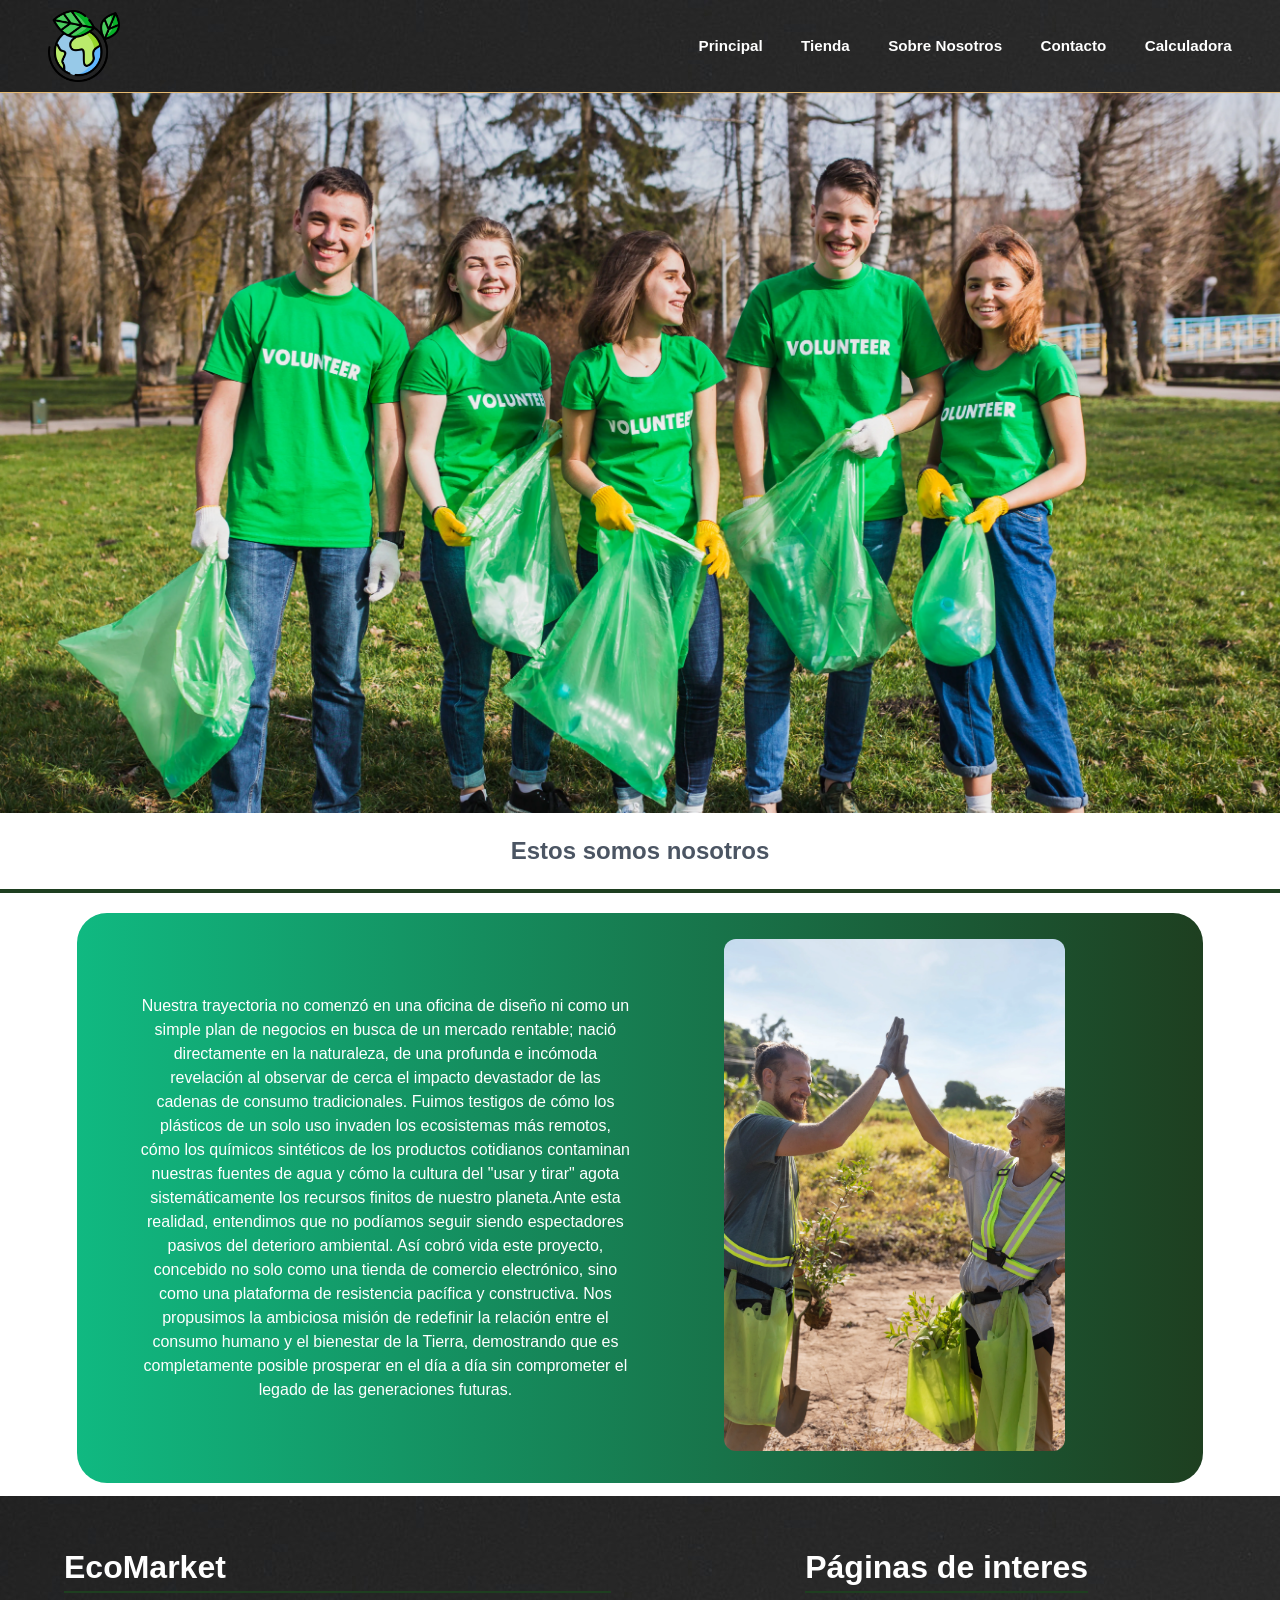
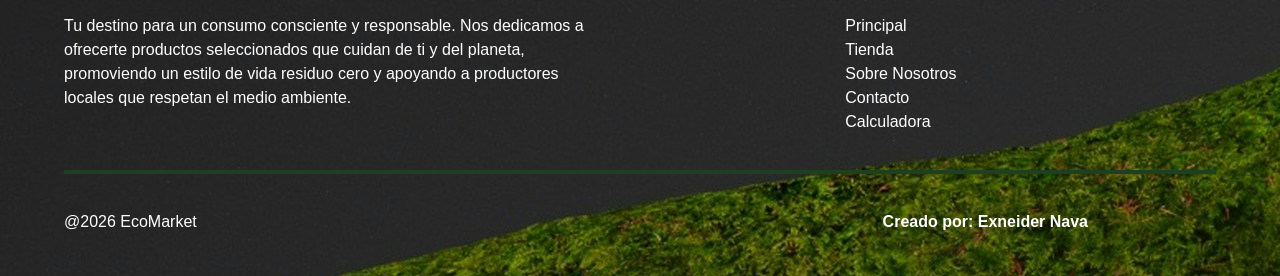
<file: views/sobre-nosotros.html>
<!DOCTYPE html>
<html lang="es">

<head>
    <meta charset="UTF-8">
    <meta name="viewport" content="width=device-width, initial-scale=1.0">
    <title>EcoMarket</title>
    <link rel="icon" type="image/png" href="../img/hero/el-planeta-tierra.png">
    <link rel="stylesheet" href="../css/main.css">
    <link rel="stylesheet" href="../css/layout.css">
    <link rel="stylesheet" href="../css/components.css">
</head>

<body>
    <header>
        <div class="encabezado">
            <img class="icono-footer" src="../img/hero/el-planeta-tierra.png" alt="icono-del-sitio">
            <nav>
                <ul>
                    <li><a href="../index.html">Principal</a></li>
                    <li><a href="productos.html">Tienda</a></li>
                    <li><a href="#">Sobre Nosotros</a></li>
                    <li><a href="contacto.html">Contacto</a></li>
                    <li><a href="calculadora.html">Calculadora</a></li>
                </ul>
            </nav>
        </div>
    </header>
    <main>
        <section class="hero-nosotros">
            <div class="presentacion">
            </div>
        </section>
        <section class="informacion-sitio">
            <h1>Estos somos nosotros</h1>
            <hr>
            <div class="contenido-informativo">
                <div class="informacion">
                    <p>Nuestra trayectoria no comenzó en una oficina de diseño ni como un simple plan de negocios en
                        busca de un mercado rentable; nació directamente en la naturaleza, de una profunda e incómoda
                        revelación al observar de cerca el impacto devastador de las cadenas de consumo tradicionales.
                        Fuimos testigos de cómo los plásticos de un solo uso invaden los ecosistemas más remotos, cómo
                        los químicos sintéticos de los productos cotidianos contaminan nuestras fuentes de agua y cómo
                        la cultura del "usar y tirar" agota sistemáticamente los recursos finitos de nuestro
                        planeta.Ante esta realidad, entendimos que no podíamos seguir siendo espectadores pasivos del
                        deterioro ambiental. Así cobró vida este proyecto, concebido no solo como una tienda de comercio
                        electrónico, sino como una plataforma de resistencia pacífica y constructiva. Nos propusimos la
                        ambiciosa misión de redefinir la relación entre el consumo humano y el bienestar de la Tierra,
                        demostrando que es completamente posible prosperar en el día a día sin comprometer el legado de
                        las generaciones futuras.</p>
                </div>
                <div class="imagen">
                    <img src="../img/background/equipo.webp" alt="imagen lateral">
                </div>
            </div>
        </section>
    </main>
    <footer>
        <div class="footer-content">
            <div class="footer-contexto">
                <h1>EcoMarket</h1>
                <p>Tu destino para un consumo consciente y responsable. Nos dedicamos a ofrecerte productos
                    seleccionados que cuidan de ti y del planeta, promoviendo un estilo de vida residuo cero y apoyando
                    a productores locales que respetan el medio ambiente.
                </p>
            </div>
            <div class="footer-menu">
                <h1>Páginas de interes</h1>
                <ul>
                    <li><a href="../index.html">Principal</a></li>
                    <li><a href="productos.html">Tienda</a></li>
                    <li><a href="#">Sobre Nosotros</a></li>
                    <li><a href="contacto.html">Contacto</a></li>
                    <li><a href="calculadora.html">Calculadora</a></li>
                </ul>
            </div>
        </div>
        <hr>
        <div class="final">
            <p>@2026 EcoMarket</p>
            <p class="firma"><strong>Creado por: Exneider Nava</strong></p>
        </div>
    </footer>

</body>



</html>
</file>
<file: css/main.css>
:root {
    --fondos: #FFFFFF;
    --naturaleza: #1E3f20;
    --acentos: #10b981;
    --contraste: #e5ba73;
    --tarjetas: #f3f4f6;
    --texto2: #4b5563;
    --imagenSostenible: url('../img/background/fondo-sostenible.jpg');
}

body {
    margin: 0;
    padding: 0;
    background-color: var(--fondos);
    font-family: Arial, Helvetica, sans-serif;
    color: var(--texto2);
    line-height: 1.5;
    display: flex;
    flex-direction: column;
    min-height: 100vh;
}

main {
    flex: 1;
    width: 100%;
}

a {
    text-decoration: none;
}

hr {
    border: none;
    border-top: 4px solid var(--naturaleza);
    margin: 20px 0;
}
</file>
<file: css/layout.css>
header {
    width: 100%;
    background-image: var(--imagenSostenible);
    border-bottom: 1px solid var(--contraste);
}

.encabezado {
    max-width: 1500px;
    margin: 0;
    padding: 10px;
    display: flex;
    align-items: center;
}

nav {
    margin-left: auto;
    margin-right: 3vw;
}

nav ul {
    display: flex;
    gap: 3vw;
    list-style: none;
    padding: 0;
    margin: 0;
}

.hero {
    width: 100%;
    min-height: 80vh;
    background-image: var(--imagenSostenible);
    background-size: cover;
    background-position: center;
    background-repeat: no-repeat;
    display: flex;
    align-items: center;
    padding: 40px;
    box-sizing: border-box;
}

.hero-tienda {
    width: 100%;
    min-height: 80vh;
    background-image: url('../img/background/store.webp');
    background-size: cover;
    background-position: center;
    background-repeat: no-repeat;
    display: flex;
    align-items: center;
    padding: 40px;
    box-sizing: border-box;
}

.hero-nosotros {
    width: 100%;
    min-height: 80vh;
    background-image: url('../img/background/nosotros.webp');
    background-size: cover;
    background-position: center top;
    background-repeat: no-repeat;
    display: flex;
    align-items: center;
    padding: 40px;
    box-sizing: border-box;
}

.hero-contacto {
    width: 100%;
    min-height: 80vh;
    background-image: url('../img/background/contacto.webp');
    background-size: cover;
    background-position: center top;
    background-repeat: no-repeat;
    display: flex;
    align-items: center;
    padding: 40px;
    box-sizing: border-box;
}

.hero-carrito {
    width: 100%;
    min-height: 80vh;
    background-image: url('../img/background/carrito.webp');
    background-size: cover;
    background-position: center;
    background-repeat: no-repeat;
    display: flex;
    align-items: center;
    padding: 40px;
    box-sizing: border-box;
}

.hero-calculadora {
    width: 100%;
    min-height: 80vh;
    background-image: url('../img/background/calculadora.webp');
    background-size: cover;
    background-position: center;
    background-repeat: no-repeat;
    display: flex;
    align-items: center;
    padding: 40px;
    box-sizing: border-box;
}

.container-productos {
    padding: 2% 6%;
}

.zona-productos {
    display: grid;
    grid-template-columns: repeat(4, 1fr);
    gap: 30px;
    padding-bottom: 50px;
}

.contenido-informativo {
    display: grid;
    grid-template-columns: repeat(2, 1fr);
    align-items: center;
    gap: 20px;
    padding: 2% 5%;
    margin: 1% 6%;
    background: linear-gradient(to right, var(--acentos), var(--naturaleza));
    color: white;
    text-align: center;
    border-radius: 30px;
}

.contenido-calculadora {
    display: grid;
    grid-template-columns: repeat(1, 1fr);
    align-items: center;
    padding: 5% 20%;
    margin: 1% 6%;
    background: linear-gradient(to right, var(--acentos), var(--naturaleza));
    color: white;
    text-align: center;
    border-radius: 30px;
}

.iconos {
    display: grid;
    grid-template-columns: repeat(3, 1fr);
    padding: 0 10% 0 10%;
}

footer {
    background-image: var(--imagenSostenible);
    color: white;
    padding: 2% 5%;
}

.footer-content {
    display: grid;
    grid-template-columns: repeat(2, 1fr);
    gap: 5%;
}

.footer-menu {
    margin-left: auto;
    margin-right: 10vw;
}

.final {
    display: grid;
    grid-template-columns: repeat(2, 1fr);
}

.firma {
    margin-left: auto;
    margin-right: 10vw;
}

.filtros-categoria {
    display: flex;
    justify-content: center;
    gap: 15px;
    margin-bottom: 30px;
}

.mapa {
    margin: 4% 6% 6% 6%;
    display: block;
}

.seccion-formulario {
    border: dashed;
    text-align: center;
}

.seccion-formulario legend {
    font-size: 32px;
    font-weight: bold;
    border-bottom: 5px solid blue;
    border-radius: 20px;
}

.opciones-transporte {
    display: grid;
    grid-template-columns: repeat(3, 1fr);
    margin: 10vh 0vw 10vh 0vw;
}

.acciones-formulario {
    text-align: center;
    margin: 10vh 0vw 10vh 0vw;
}



@media (max-width: 1024px) {
    .zona-productos {
        grid-template-columns: repeat(2, 1fr);
    }

    .iconos {
        padding: 0 5%;
    }

    .contenido-calculadora {
        padding: 40px 5%;
        margin: 1% 4%;
    }
}

@media (max-width: 480px) {
    .encabezado {
        flex-direction: column;
        gap: 15px;
    }

    .hero,
    .hero-tienda,
    .hero-nosotros,
    .hero-contacto,
    .hero-carrito {
        min-height: auto;
        padding: 80px 20px;
    }

    .presentacion {
        display: flex;
        flex-direction: column;
        align-items: center;
        gap: 15px;
    }

    nav {
        margin: 0 auto;
    }

    nav ul {
        gap: 20px;
    }

    .zona-productos {
        grid-template-columns: 1fr;
    }

    .contenido-informativo {
        grid-template-columns: 1fr;
        padding: 5% 5%;
    }

    .iconos {
        grid-template-columns: 1fr;
        gap: 20px;
        padding: 0;
    }

    .footer-content {
        grid-template-columns: 1fr;
        text-align: center;
        gap: 30px;
    }

    .footer-menu {
        margin: 0 auto;
    }

    .final {
        grid-template-columns: 1fr;
        text-align: center;
        gap: 10px;
    }

    .firma {
        margin: 0 auto;
    }

    .filtros-categoria {
        flex-wrap: wrap;
        gap: 10px;
    }

    .formulario-contacto {
        padding: 20px;
        width: 100%;
        box-sizing: border-box;
    }

    .mapa iframe {
        height: 280px;
    }

    .mapa {
        margin: 8% 6%;
    }

    .contenido-calculadora {
        padding: 30px 15px;
        margin: 10px;
        border-radius: 20px;
    }

    .opciones-transporte {
        grid-template-columns: 1fr;
        gap: 15px;
        margin: 20px 0;
    }

    .acciones-formulario {
        margin: 20px 0;
    }

    .seccion-formulario legend {
        font-size: 24px;
    }
}
</file>
<file: css/components.css>
.icono-footer {
    height: 8vh;
    width: auto;
    margin-left: 3vw;
}

nav ul li a {
    color: white;
    font-size: 0.95rem;
    font-weight: 600;
    cursor: pointer;
    transition: color 0.3s ease;
}

nav ul li:hover a {
    color: var(--acentos);
}

.presentacion {
    max-width: 600px;
    margin-left: 1%;
    color: white;
}

.container-productos h1,
.container-productos p {
    text-align: center;
    font-weight: bold;
}

.informacion-sitio h1 {
    text-align: center;
}

.footer-content h1 {
    border-bottom: 2px solid var(--naturaleza);
}

.footer-menu ul {
    list-style: none;
}

.footer-menu ul a {
    list-style: none;
    color: white;
    transition: all 0.3s ease;
}

.footer-menu ul a:hover {
    list-style: none;
    color: var(--acentos);
}

.contenedor-productos {
    background-color: var(--contraste);
    border-radius: 20px;
    padding: 20px;
    display: flex;
    flex-direction: column;
    justify-content: space-between;
    align-items: center;
    text-align: center;
    margin: 10px 0;
    transition: all 0.5s ease;
}

.contenedor-productos:hover {
    transform: scale(1.1);
}

.container-productos img {
    width: 100%;
    height: 200px;
    object-fit: cover;
    border-radius: 12px;
}

.boton-producto {
    background-color: brown;
    color: white;
    border: none;
    font-size: 16px;
    padding: 12px 24px;
    border-radius: 8px;
    font-weight: bold;
    cursor: pointer;
    transition: all 0s ease;
}

.boton-producto:hover {
    animation: temblor 0.3s ease-in-out infinite;
    background-color: var(--naturaleza);
    color: white;
    font-weight: bold;
}

.btn-filtro {
    background-color: var(--naturaleza);
    color: white;
    padding: 10px 20px;
    border-radius: 20px;
    font-weight: bold;
    border: 2px solid transparent;
    transition: all 0.3s ease;
}

.btn-filtro:hover {
    transform: scale(1.1);
    background-color: var(--acentos);
    color: white;
}

.iconos img {
    width: auto;
    height: 60px;
    object-fit: cover;
    border-radius: 12px;
    transition: all 0.3s ease;
}

.iconos img:hover {
    transform: scale(1.1);
}

.imagen img {
    width: auto;
    height: 40vw;
    object-fit: cover;
    border-radius: 12px;
    transition: all 0.2s ease;
}

.imagen img:hover {
    transform: scale(1.05);
}

#categoria-bolsas:target~.zona-productos .contenedor-productos:not(.bolsas) {
    display: none;
}

#categoria-cepillos:target~.zona-productos .contenedor-productos:not(.cepillos) {
    display: none;
}

#categoria-vasos:target~.zona-productos .contenedor-productos:not(.vasos) {
    display: none;
}

.formulario-contacto {
    background-color: var(--naturaleza);
    padding: 30px;
    border-radius: 20px;
    color: white;
    text-align: left;
}

.formulario-contacto h2 {
    color: white;
    margin-top: 0;
    margin-bottom: 20px;
    font-size: 1.5rem;
}

.grupo-campo {
    display: flex;
    flex-direction: column;
    gap: 8px;
    margin-bottom: 15px;
}

.grupo-campo label {
    font-weight: bold;
    font-size: 0.9rem;
    color: white;
}

.grupo-campo input,
.grupo-campo textarea {
    padding: 12px;
    border: 1px solid #ccc;
    border-radius: 8px;
    font-family: Arial, sans-serif;
    font-size: 1rem;
    background-color: #f9f9f9;
    transition: border-color 0.3s ease;
}

.grupo-campo input:focus,
.grupo-campo textarea:focus {
    outline: none;
    border-color: var(--acentos);
    background-color: #ffffff;
}

.formulario-contacto .boton-producto {
    width: 100%;
    margin-top: 10px;
}

.mapa iframe {
    width: 100%;
    border-radius: 20px;
    transition: transform 0.3s ease;
}

.mapa iframe:hover {
    transform: scale(1.01);
}

.acciones-formulario button {
    background-color: blue;
    color: white;
    padding: 2vh 2vw;
    border-radius: 30px;
    font-size: 32px;
    font-weight: bold;
    transition: all 0.3 ease;
}

.acciones-formulario span {
    display: inline-block;
    animation: girar 2s linear infinite;
}

.acciones-formulario button:hover {
    transform: scale(1.01);
    animation: temblor 0.3s ease-in-out infinite;
}

@media (max-width: 1024px) {
    .presentacion {
        max-width: 85%;
    }

    .imagen img {
        height: 50vw;
    }
}

@media (max-width: 480px) {

    .hero-carrito .boton-producto {
        width: 100%;
        max-width: 300px;
        text-align: center;
        box-sizing: border-box;
    }

    nav ul li a {
        font-size: 0.85rem;
    }

    .presentacion {
        max-width: 100%;
        text-align: center;
    }

    .contenedor-productos:hover,
    .btn-filtro:hover,
    .iconos img:hover,
    .imagen img:hover {
        transform: none;
    }

    .container-productos img {
        height: 250px;
    }

    .imagen img {
        width: 100%;
        height: auto;
    }

    .icono-footer {
        height: 6vh;
        margin-left: 0;
    }

    .formulario-contacto {
        padding: 15px;
        width: 100%;
        box-sizing: border-box;
    }

    .acciones-formulario button {
        font-size: 1.2rem;
        width: 100%;
        padding: 15px 20px;
    }

    .grupo-campo input[type="range"] {
        width: 100%;
    }
}
</file>
<file: css/animations.css>
@keyframes temblor {
    0% {
        transform: translate(0, 0);
    }

    20% {
        transform: translate(-3px, 0);
    }

    40% {
        transform: translate(3px, 0);
    }

    60% {
        transform: translate(-3px, 0);
    }

    80% {
        transform: translate(3px, 0);
    }

    100% {
        transform: translate(0, 0);
    }
}


@keyframes girar {

    from {
        transform: rotate(0deg);
    }

    to {
        transform: rotate(360deg);
    }

}
</file>
